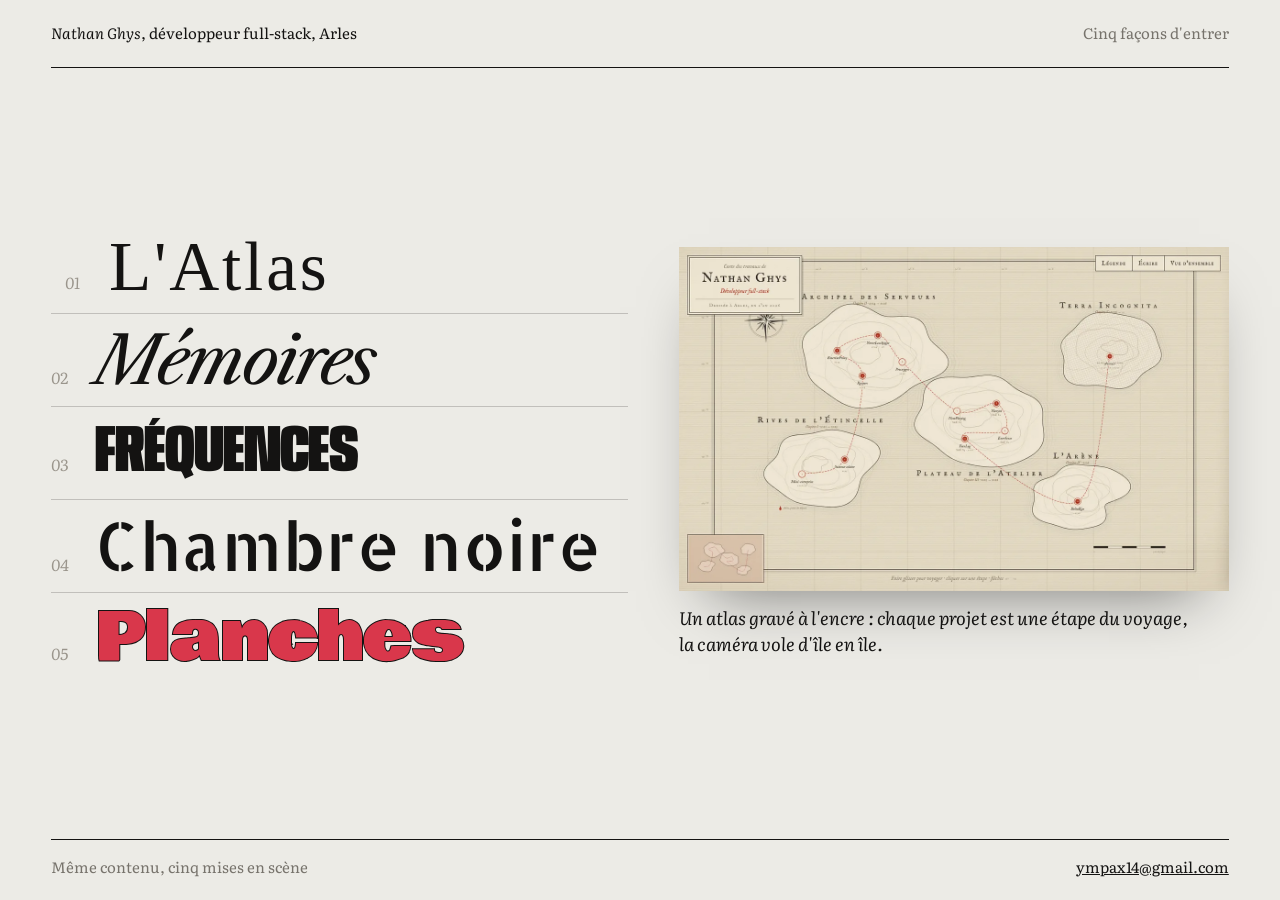
<file: index.html>
<!doctype html>
<html lang="fr">
<head>
<meta charset="utf-8">
<meta name="viewport" content="width=device-width, initial-scale=1">
<title>Nathan Ghys · Sommaire</title>
<meta name="description" content="Cinq façons de découvrir les projets de Nathan Ghys, développeur full-stack.">
<link rel="preconnect" href="https://fonts.googleapis.com">
<link rel="preconnect" href="https://fonts.gstatic.com" crossorigin>
<link rel="stylesheet" href="https://fonts.googleapis.com/css2?family=IM+Fell+English+SC&family=Libre+Caslon+Text:ital@0;1&family=Anybody:wdth,wght@50..150,800..900&family=Allerta+Stencil&family=Bowlby+One&family=Literata:ital,opsz@0,7..72;1,7..72&display=swap">
<link rel="stylesheet" href="shared/home.css">
</head>
<body>
<header class="top">
  <p><b>Nathan Ghys</b>, développeur full-stack, Arles</p>
  <p class="r">Cinq façons d'entrer</p>
</header>
<main class="home">
  <ol class="list" id="list">
    <li><a href="templates/overworld/index.html" data-pv="assets/previews/atlas.webp" data-d="Un atlas gravé à l'encre : chaque projet est une étape du voyage, la caméra vole d'île en île.">
      <span class="n">01</span><span class="t t1">L'Atlas</span></a></li>
    <li><a href="templates/memoires/index.html" data-pv="assets/previews/mem.webp" data-d="Une bobine de souvenirs : après l'amorce 3-2-1, on avance en profondeur, photogramme après photogramme.">
      <span class="n">02</span><span class="t t2"><i>Mémoires</i></span></a></li>
    <li><a href="templates/frequences/index.html" data-pv="assets/previews/freq.webp" data-d="Un poste de radio : tournez le bouton, le bruit laisse place à l'émission, et chaque station envoie sa carte QSL.">
      <span class="n">03</span><span class="t t3">Fréquences</span></a></li>
    <li><a href="templates/chambre-noire/index.html" data-pv="assets/previews/cn.webp" data-d="Une chambre noire : sous la lampe rouge, les projets ne s'affichent pas, ils se révèlent dans le bac.">
      <span class="n">04</span><span class="t t4">Chambre noire</span></a></li>
    <li><a href="templates/planches/index.html" data-pv="assets/previews/pl.webp" data-d="Une bande dessinée animée : la caméra passe de case en case, avec bulles, onomatopées et notes de l'éditeur.">
      <span class="n">05</span><span class="t t5">Planches</span></a></li>
  </ol>
  <figure class="pv"><img id="pv" src="assets/previews/atlas.webp" alt=""><figcaption id="pvd"></figcaption></figure>
</main>
<footer class="foot"><span>Même contenu, cinq mises en scène</span><a href="mailto:ympax14@gmail.com">ympax14@gmail.com</a></footer>
<script src="shared/home.js"></script>
</body>
</html>
</file>
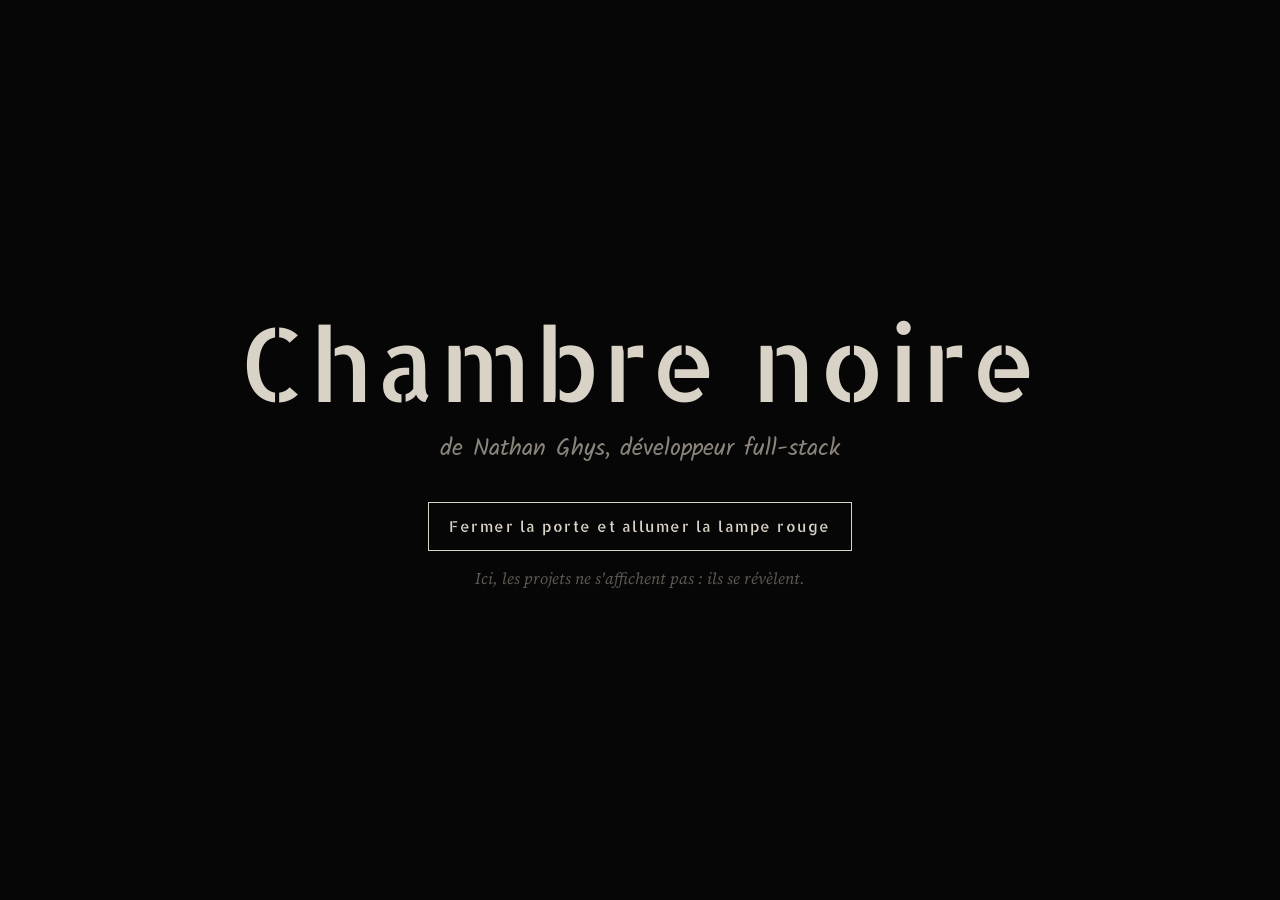
<file: templates/chambre-noire/index.html>
<!doctype html>
<html lang="fr">
<head>
<meta charset="utf-8">
<meta name="viewport" content="width=device-width, initial-scale=1">
<title>Nathan Ghys · Chambre noire</title>
<meta name="description" content="Portfolio de Nathan Ghys, développeur full-stack : chaque projet est un tirage à révéler en chambre noire.">
<link rel="preconnect" href="https://fonts.googleapis.com">
<link rel="preconnect" href="https://fonts.gstatic.com" crossorigin>
<link rel="stylesheet" href="https://fonts.googleapis.com/css2?family=Allerta+Stencil&family=Kalam:wght@300;400;700&family=Source+Serif+4:ital,opsz,wght@0,8..60,400;0,8..60,600;1,8..60,400&display=swap">
<link rel="stylesheet" href="style.css">
</head>
<body>
<svg width="0" height="0" style="position:absolute" aria-hidden="true">
  <filter id="ripple"><feTurbulence id="turb" type="fractalNoise" baseFrequency=".012 .03" numOctaves="2" seed="3"/><feDisplacementMap in="SourceGraphic" scale="14"/></filter>
</svg>

<main class="room" id="room">
  <section class="line" aria-label="Tirages déjà révélés">
    <svg class="wire" viewBox="0 0 1000 60" preserveAspectRatio="none"><path d="M0 8 Q500 58 1000 8" fill="none" stroke="#bfb6a8" stroke-width="1.6"/></svg>
    <div class="hung" id="hung"></div>
  </section>

  <section class="sheet" aria-label="Planche contact">
    <header><h2>Planche contact</h2><p>Choisir un négatif</p></header>
    <div class="negs" id="negs"></div>
  </section>

  <section class="bench" aria-label="Bacs de développement">
    <div class="tray" data-step="0"><span class="lbl">1 · Révélateur</span><div class="bath"><div class="paper" id="paper"><img id="print" alt=""></div></div><span class="timer" id="timer">—</span></div>
    <div class="tray" data-step="1"><span class="lbl">2 · Arrêt</span><div class="bath"></div></div>
    <div class="tray" data-step="2"><span class="lbl">3 · Fixateur</span><div class="bath"></div></div>
    <p class="howto" id="howto">Cliquez sur un négatif : il se révèle dans le bac. Maintenez la souris sur le bac pour l'agiter et accélérer.</p>
  </section>

  <nav class="desk">
    <button id="notebook">Carnet de labo</button>
    <button id="order">Commander un tirage</button>
    <button id="lightBtn" aria-pressed="false">Allumer la lumière</button>
  </nav>
  <p class="sign" id="sign"></p>
</main>

<div class="safelight" id="safelight" aria-hidden="true"></div>

<section class="view" id="view" aria-live="polite"></section>
<section class="book" id="book" role="dialog" aria-label="Carnet de labo"></section>

<div class="door" id="door">
  <p class="d1">Chambre noire</p>
  <p class="d2" id="doorWho"></p>
  <button id="doorBtn">Fermer la porte et allumer la lampe rouge</button>
  <p class="d3">Ici, les projets ne s'affichent pas : ils se révèlent.</p>
</div>

<script src="../../shared/data.js"></script>
<script src="../../shared/utils.js"></script>
<script src="lab.js"></script>
<script src="app.js"></script>
</body>
</html>
</file>
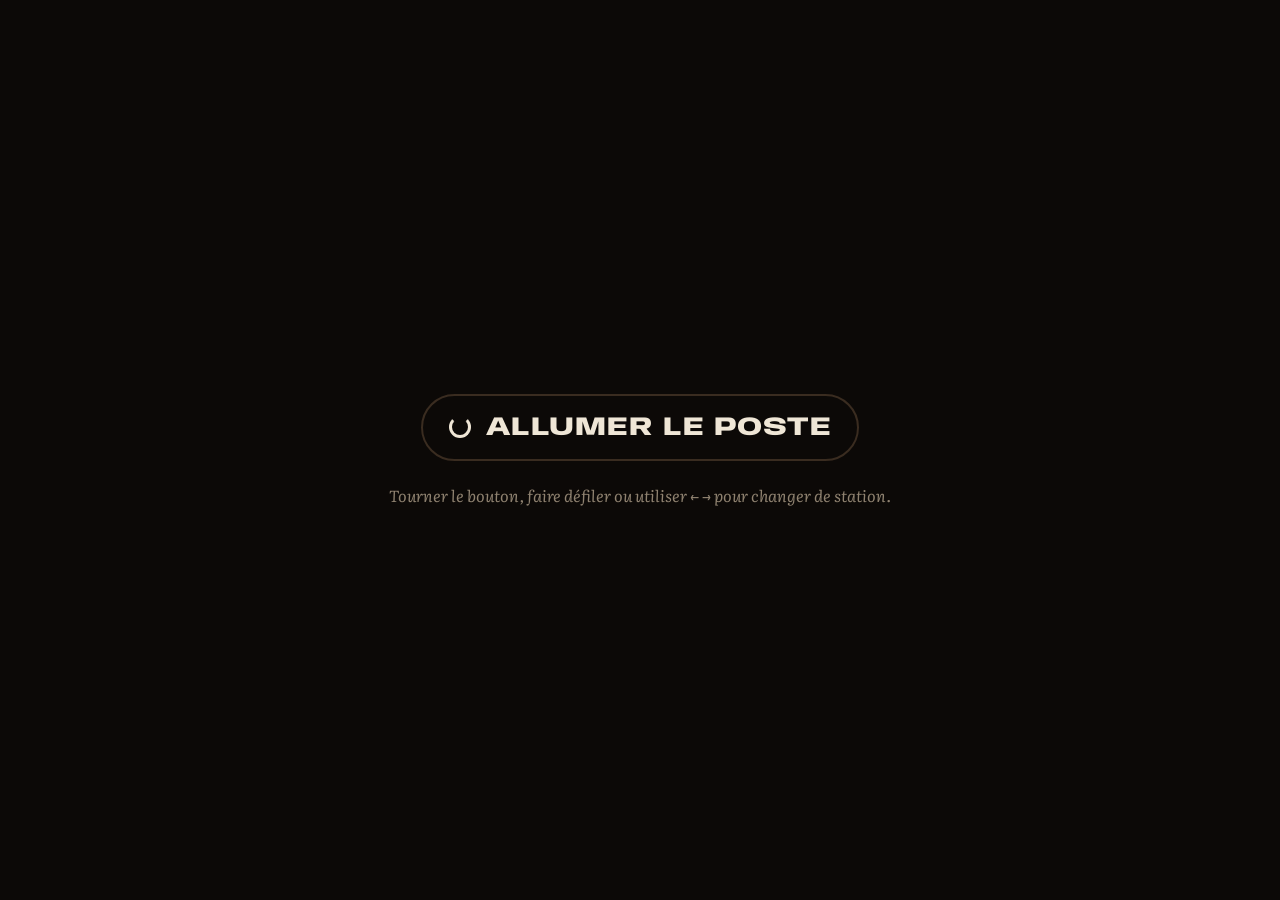
<file: templates/frequences/index.html>
<!doctype html>
<html lang="fr">
<head>
<meta charset="utf-8">
<meta name="viewport" content="width=device-width, initial-scale=1">
<title>Nathan Ghys · Fréquences</title>
<meta name="description" content="Portfolio de Nathan Ghys, développeur full-stack : un poste de radio dont chaque station diffuse un projet.">
<link rel="preconnect" href="https://fonts.googleapis.com">
<link rel="preconnect" href="https://fonts.gstatic.com" crossorigin>
<link rel="stylesheet" href="https://fonts.googleapis.com/css2?family=Anybody:wdth,wght@50..150,300..900&family=Literata:ital,opsz,wght@0,7..72,400;0,7..72,500;1,7..72,400&display=swap">
<link rel="stylesheet" href="style.css">
</head>
<body>
<main class="set" id="set">
  <header class="brand">
    <p class="maker"><b id="maker"></b> · récepteur de projets</p>
    <div class="lamps"><span class="lamp" id="lampLock">Calé</span><span class="lamp" id="lampOn">Sous tension</span></div>
  </header>

  <section class="dial" id="dial" aria-label="Cadran de fréquences">
    <div class="glass">
      <div class="scale" id="scale"></div>
      <div class="needle" id="needle"><i></i></div>
    </div>
  </section>

  <section class="readout">
    <div class="freq"><span id="mhz">88.0</span><small>MHz</small></div>
    <div class="meter" id="meter" aria-hidden="true"></div>
    <canvas id="scope" aria-hidden="true"></canvas>
    <div class="controls">
      <button id="prev" aria-label="Station précédente">◂</button>
      <div class="knob" id="knob" role="slider" tabindex="0" aria-label="Bouton d'accord" aria-valuemin="87.5" aria-valuemax="108"><i></i></div>
      <button id="next" aria-label="Station suivante">▸</button>
      <button id="sound" class="sound" aria-pressed="false">Son coupé</button>
    </div>
  </section>

  <section class="air" id="air" aria-live="polite">
    <div class="broadcast" id="broadcast"></div>
    <div class="qsl-wrap"><article class="qsl" id="qsl"></article></div>
    <canvas id="static" aria-hidden="true"></canvas>
  </section>
</main>

<div class="power" id="power">
  <button id="powerBtn"><span class="ring"></span>Allumer le poste</button>
  <p>Tourner le bouton, faire défiler ou utiliser ← → pour changer de station.</p>
</div>

<script src="../../shared/data.js"></script>
<script src="../../shared/utils.js"></script>
<script src="signal.js"></script>
<script src="dial.js"></script>
<script src="app.js"></script>
</body>
</html>
</file>
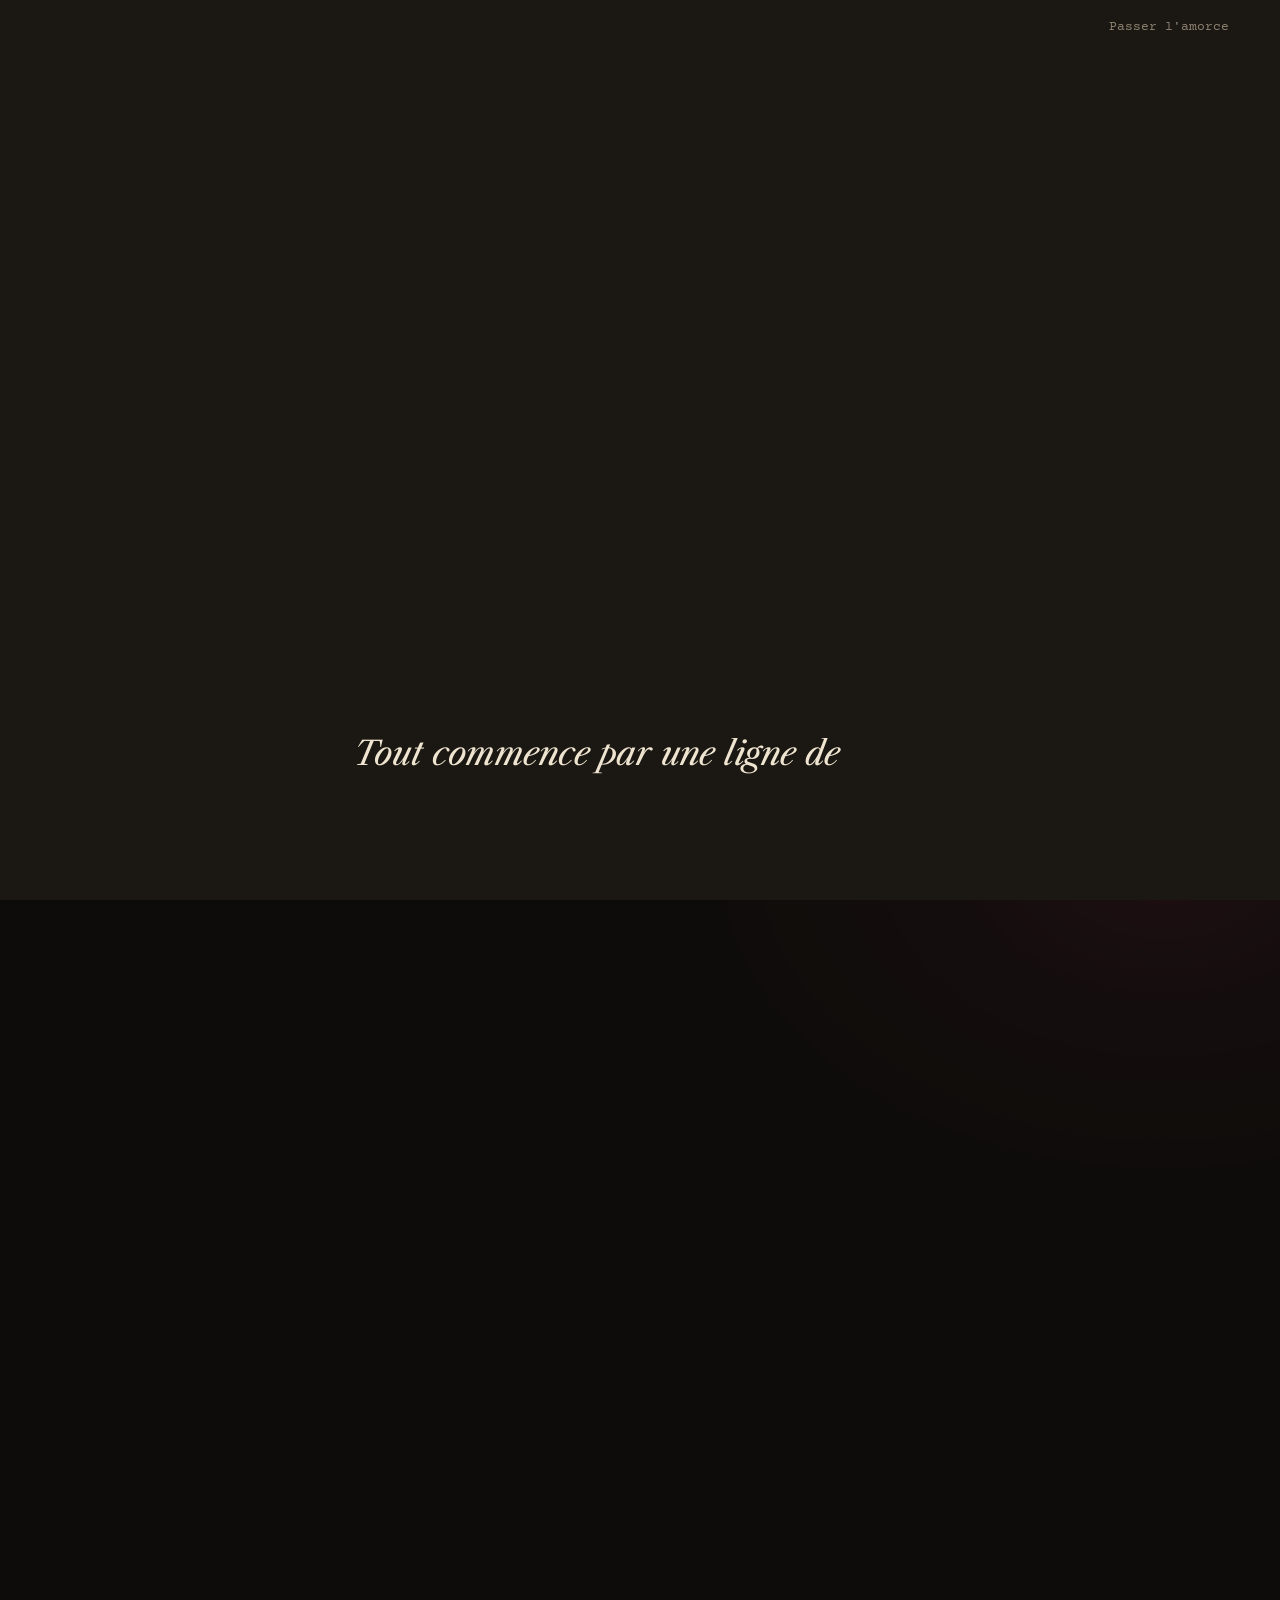
<file: templates/memoires/index.html>
<!doctype html>
<html lang="fr">
<head>
<meta charset="utf-8">
<meta name="viewport" content="width=device-width, initial-scale=1">
<title>Nathan Ghys · Mémoires</title>
<meta name="description" content="Portfolio de Nathan Ghys, développeur full-stack : une bobine de souvenirs que l'on traverse en profondeur.">
<link rel="preconnect" href="https://fonts.googleapis.com">
<link rel="preconnect" href="https://fonts.gstatic.com" crossorigin>
<link rel="stylesheet" href="https://fonts.googleapis.com/css2?family=Libre+Caslon+Text:ital,wght@0,400;0,700;1,400&family=Nanum+Pen+Script&family=Courier+Prime&display=swap">
<link rel="stylesheet" href="style.css">
</head>
<body>
<canvas id="dust"></canvas>
<div class="stage"><div class="world" id="world"></div></div>
<div class="leak l1"></div><div class="leak l2"></div>
<div class="flicker"></div>

<header class="reel"><span id="reelName"></span><span id="timer">Bobine 1 · 00:00</span></header>
<nav class="strip" id="strip" aria-label="Souvenirs"></nav>
<section class="narr" id="narr" aria-live="polite"></section>
<p class="hint" id="hint">Faire défiler pour avancer dans la bobine</p>

<div class="leader" id="leader">
  <div class="dial"><i class="sweep"></i><b id="count">3</b></div>
  <p id="leaderLine"></p>
  <button id="skip">Passer l'amorce</button>
</div>
<div id="track"></div>

<script src="../../shared/data.js"></script>
<script src="../../shared/utils.js"></script>
<script src="tunnel.js"></script>
<script src="app.js"></script>
</body>
</html>
</file>
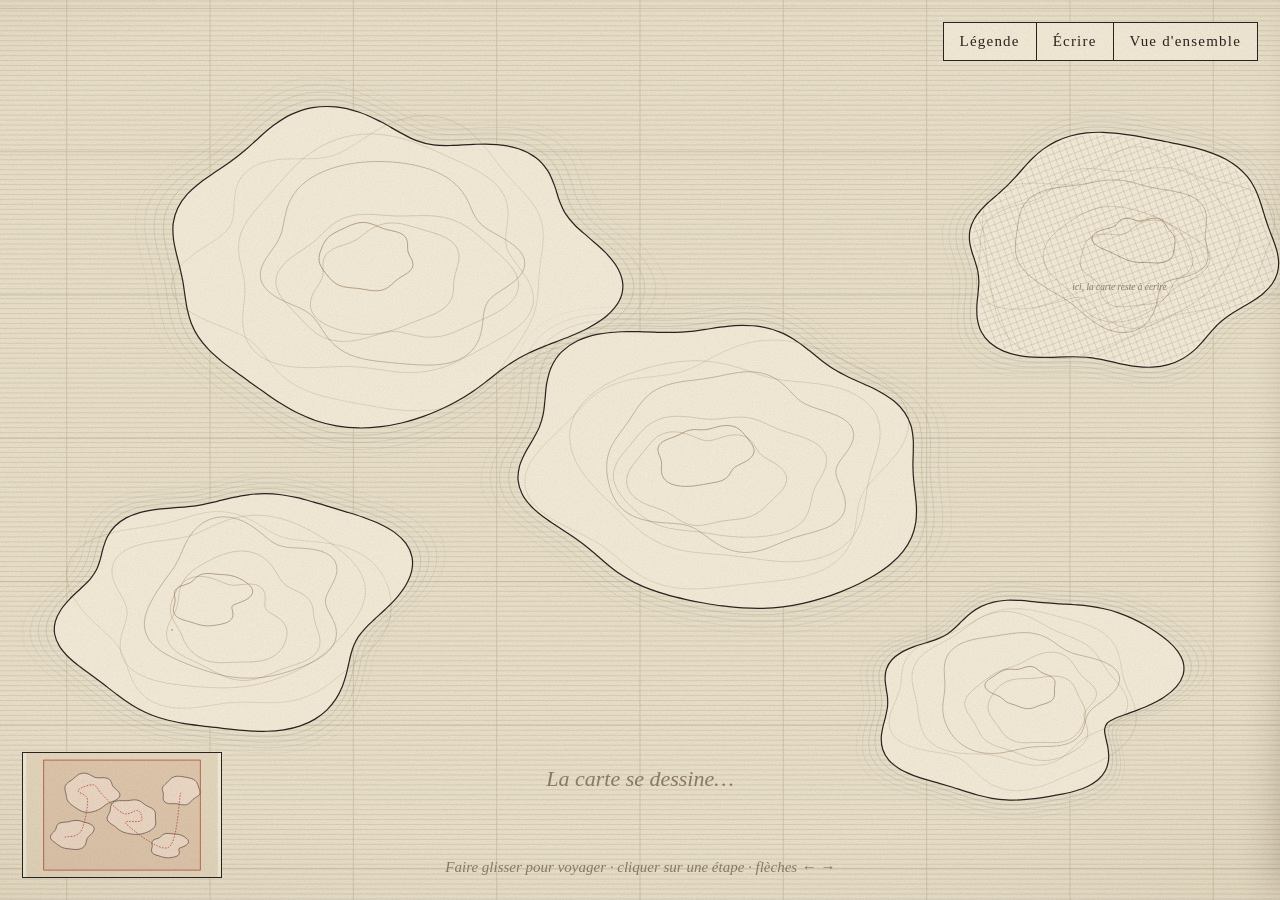
<file: templates/overworld/index.html>
<!doctype html>
<html lang="fr">
<head>
<meta charset="utf-8">
<meta name="viewport" content="width=device-width, initial-scale=1">
<title>Nathan Ghys · Atlas</title>
<meta name="description" content="Portfolio de Nathan Ghys, développeur full-stack : un atlas gravé où chaque projet est une étape du voyage.">
<link rel="preconnect" href="https://fonts.googleapis.com">
<link rel="preconnect" href="https://fonts.gstatic.com" crossorigin>
<link rel="stylesheet" href="https://fonts.googleapis.com/css2?family=IM+Fell+English+SC&family=IM+Fell+English:ital@0;1&family=Spectral:ital,wght@0,400;0,500;1,400&display=swap">
<link rel="stylesheet" href="style.css">
</head>
<body>
<svg id="world" aria-label="Carte des projets">
  <defs>
    <pattern id="sea" width="9" height="9" patternUnits="userSpaceOnUse"><path d="M0 4.5 H9" stroke="#a9b2a6" stroke-width=".7"/></pattern>
    <pattern id="hatch" width="10" height="10" patternUnits="userSpaceOnUse" patternTransform="rotate(35)"><path d="M0 0 V10" stroke="#5b4a3a" stroke-width="1.1"/></pattern>
    <pattern id="cross" width="12" height="12" patternUnits="userSpaceOnUse" patternTransform="rotate(-20)"><path d="M0 0 V12 M0 0 H12" stroke="#5b4a3a" stroke-width=".9"/></pattern>
  </defs>
  <g id="cam"></g>
</svg>

<header class="cartouche" id="cartouche">
  <p class="c-top">Carte des travaux de</p>
  <h1 id="cName"></h1>
  <p class="c-role" id="cRole"></p>
  <p class="c-scale">Dressée à Arles, en l'an 2026</p>
</header>

<nav class="tools" aria-label="Outils de la carte">
  <button data-ov="legend">Légende</button>
  <button data-ov="letter">Écrire</button>
  <button id="recenter">Vue d'ensemble</button>
</nav>

<div class="mini" id="mini" aria-hidden="true"></div>
<p class="howto">Faire glisser pour voyager · cliquer sur une étape · flèches ← →</p>

<aside class="sheet" id="sheet" aria-live="polite"></aside>

<div class="ov" id="legend" role="dialog" aria-label="Légende des compétences">
  <div class="ov-box"><button class="ov-x" aria-label="Fermer">×</button>
    <h2>Légende</h2><p class="ov-sub">Les instruments emportés pendant le voyage</p>
    <div id="legendBody" class="legend-grid"></div>
  </div>
</div>
<div class="ov" id="letter" role="dialog" aria-label="Contact">
  <div class="ov-box letter-box"><button class="ov-x" aria-label="Fermer">×</button>
    <p class="l-date">Arles, le <span id="lDate"></span></p>
    <p class="l-body" id="lBody"></p>
    <div class="l-links" id="lLinks"></div>
    <a class="seal" id="seal" aria-label="Envoyer un e-mail">NG</a>
  </div>
</div>

<div class="draft" id="draft"><p>La carte se dessine…</p></div>

<script src="../../shared/data.js"></script>
<script src="../../shared/utils.js"></script>
<script src="world.js"></script>
<script src="camera.js"></script>
<script src="app.js"></script>
</body>
</html>
</file>
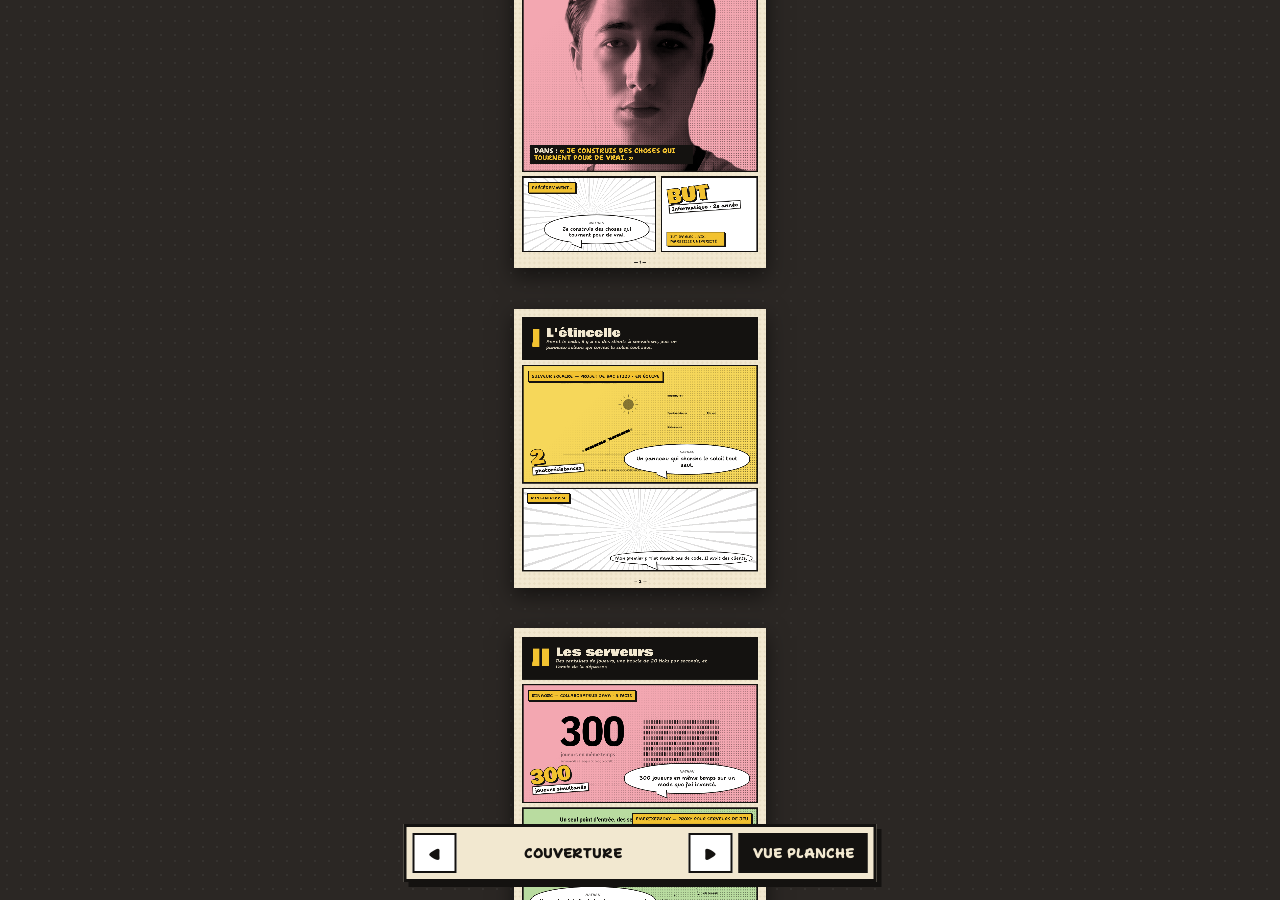
<file: templates/planches/index.html>
<!doctype html>
<html lang="fr">
<head>
<meta charset="utf-8">
<meta name="viewport" content="width=device-width, initial-scale=1">
<title>Nathan Ghys · Planches</title>
<meta name="description" content="Portfolio de Nathan Ghys, développeur full-stack : une bande dessinée animée, case après case.">
<link rel="preconnect" href="https://fonts.googleapis.com">
<link rel="preconnect" href="https://fonts.gstatic.com" crossorigin>
<link rel="stylesheet" href="https://fonts.googleapis.com/css2?family=Bowlby+One&family=Shantell+Sans:ital,wght@0,400;0,600;0,800;1,400;1,600&display=swap">
<link rel="stylesheet" href="style.css">
</head>
<body>
<div class="viewport" id="viewport"><div class="comic" id="comic"></div></div>

<aside class="note" id="note" aria-live="polite"></aside>

<nav class="bar" aria-label="Lecture">
  <button id="prev" aria-label="Case précédente">◂</button>
  <span class="pos" id="pos">Couverture</span>
  <button id="next" aria-label="Case suivante">▸</button>
  <button id="page" class="page">Vue planche</button>
</nav>

<script src="../../shared/data.js"></script>
<script src="../../shared/utils.js"></script>
<script src="layout.js"></script>
<script src="camera.js"></script>
<script src="app.js"></script>
</body>
</html>
</file>
<file: shared/home.css>
/* Sommaire : une page de magazine, chaque titre dans la typographie de son template. */
* { box-sizing: border-box; margin: 0; padding: 0; }
html, body { min-height: 100%; }
body { background: #ecebe6; color: #141312; font: 400 16px/1.5 "Literata", Georgia, serif; -webkit-font-smoothing: antialiased; display: flex; flex-direction: column; min-height: 100vh; }
a { color: inherit; }
.top, .foot { display: flex; justify-content: space-between; gap: 20px; padding: 22px clamp(18px, 4vw, 56px); font-size: 15px; }
.top b { font-weight: 400; font-style: italic; }
.top .r, .foot span { color: #77736c; }
.foot { border-top: 1px solid #141312; margin: 0 clamp(18px, 4vw, 56px); padding: 16px 0 22px; }
.home { flex: 1; display: grid; grid-template-columns: minmax(0, 1.05fr) minmax(0, 1fr); gap: clamp(20px, 4vw, 70px); align-items: center; padding: 0 clamp(18px, 4vw, 56px); border-top: 1px solid #141312; margin: 0 clamp(18px, 4vw, 56px); padding: 2vh 0; }
.list { list-style: none; }
.list li { border-bottom: 1px solid rgba(20, 19, 18, .2); }
.list li:last-child { border-bottom: 0; }
.list a { display: flex; align-items: baseline; gap: clamp(14px, 2vw, 30px); padding: clamp(6px, 1.4vh, 14px) 0; text-decoration: none; transition: padding .4s cubic-bezier(.2, .9, .2, 1), color .3s; }
.list .n { font: italic 400 16px "Literata", serif; color: #9a958c; width: 2ch; }
.list .t { font-size: clamp(44px, 7.4vh, 92px); line-height: 1; transition: transform .5s cubic-bezier(.2, .9, .2, 1); transform-origin: left center; }
.t1 { font-family: "IM Fell English SC", serif; letter-spacing: .04em; }
.t2 { font-family: "Libre Caslon Text", serif; letter-spacing: -.03em; }
.t3 { font-family: "Anybody", sans-serif; font-weight: 900; font-stretch: 60%; text-transform: uppercase; letter-spacing: -.01em; transition: font-stretch .5s, transform .5s !important; }
.t4 { font-family: "Allerta Stencil", sans-serif; letter-spacing: .02em; }
.t5 { font-family: "Bowlby One", sans-serif; color: #d9374b; -webkit-text-stroke: 2px #141312; paint-order: stroke fill; }
.list a:hover, .list a:focus-visible, .list a.on { padding-left: 14px; outline: none; }
.list a:hover .t, .list a:focus-visible .t, .list a.on .t { transform: scale(1.04); }
.list a.on .t3, .list a:hover .t3 { font-stretch: 130%; }
.list a.on .t4 { color: #c01e0e; }
.pv { position: relative; align-self: center; }
.pv img { width: 100%; display: block; aspect-ratio: 16/10; object-fit: cover; box-shadow: 0 30px 60px -30px rgba(0, 0, 0, .5); transition: opacity .35s, transform .6s cubic-bezier(.2, .9, .2, 1); }
.pv img.swap { opacity: 0; transform: translateY(8px); }
.pv figcaption { margin-top: 14px; font: italic 400 18px/1.45 "Literata", serif; max-width: 52ch; min-height: 3em; }
.leave { position: fixed; inset: 0; background: #141312; transform: scaleY(0); transform-origin: bottom; transition: transform .6s cubic-bezier(.7, 0, .2, 1); z-index: 9; }
.leave.on { transform: scaleY(1); }
@media (max-width: 860px) {
  .home { grid-template-columns: 1fr; }
  .pv { order: -1; }
  .list .t { font-size: 48px; }
}
@media (prefers-reduced-motion: reduce) { .list a, .list .t, .pv img, .leave { transition: none; } }
</file>
<file: templates/chambre-noire/style.css>
/* Chambre noire : tout est conçu en neutre, puis teinté par la lampe inactinique (calque en multiply). */
:root {
  --table: #2a2826;
  --table-2: #3a3734;
  --paper: #f3efe6;
  --ink: #e9e3d8;
  --dim: #8a847b;
  --red: #ff2d16;
  --stencil: "Allerta Stencil", sans-serif;
  --hand: "Kalam", cursive;
  --serif: "Source Serif 4", Georgia, serif;
}
* { box-sizing: border-box; margin: 0; padding: 0; }
html, body { height: 100%; }
body { background: #0b0b0b; color: var(--ink); font: 400 16px/1.55 var(--serif); -webkit-font-smoothing: antialiased; overflow: hidden; }
button { font: inherit; color: inherit; background: none; border: 0; cursor: pointer; }
a { color: inherit; }

.room, .door { -webkit-user-select: none; user-select: none; }
.room {
  position: fixed; inset: 0; display: grid; grid-template-columns: 1fr 1.35fr; grid-template-rows: 30vh 1fr auto; gap: 0 4vw; padding: 0 4vw 2.5vh;
  background:
    radial-gradient(70% 60% at 60% 55%, var(--table-2), var(--table) 75%),
    url("data:image/svg+xml,%3Csvg xmlns='http://www.w3.org/2000/svg' width='240' height='240'%3E%3Cfilter id='n'%3E%3CfeTurbulence type='fractalNoise' baseFrequency='.9' numOctaves='3'/%3E%3CfeColorMatrix values='0 0 0 0 .5 0 0 0 0 .5 0 0 0 0 .5 0 0 0 .18 0'/%3E%3C/filter%3E%3Crect width='100%25' height='100%25' filter='url(%23n)'/%3E%3C/svg%3E");
}
/* lampe rouge : colore toute la pièce, sauf quand la lumière blanche est allumée */
.safelight { position: fixed; inset: 0; z-index: 30; pointer-events: none; background: radial-gradient(110% 90% at 50% 0%, #ff8a70, #e2341c 50%, #7a0e06 100%); mix-blend-mode: multiply; opacity: 1; transition: opacity .25s; }
body.white .safelight { opacity: 0; }
body.white .room { filter: brightness(1.08); }
body.flicker .safelight { animation: tube .7s steps(1) 1; }
@keyframes tube { 0% { opacity: 1; } 15% { opacity: .2; } 30% { opacity: .9; } 45% { opacity: 0; } 60% { opacity: .6; } 100% { opacity: 0; } }

/* Fil à linge */
.line { grid-column: 1 / -1; position: relative; }
.wire { position: absolute; left: -4vw; right: -4vw; top: 22px; width: calc(100% + 8vw); height: 60px; }
.hung { position: absolute; inset: 22px 0 0; }
.hung .print { position: absolute; top: 0; width: clamp(90px, 9vw, 140px); transform-origin: 50% 0; animation: sway 4s ease-in-out infinite alternate; cursor: zoom-in; background: var(--paper); padding: 6px 6px 18px; box-shadow: 0 12px 20px rgba(0, 0, 0, .5); }
.hung .print img, .hung .print .blank { display: block; width: 100%; aspect-ratio: 4/3; object-fit: cover; }
.hung .print .blank { background: #2a2826; display: grid; place-items: center; font: 400 15px/1.1 var(--hand); color: var(--paper); text-align: center; padding: 4px; }
.hung .print span { position: absolute; left: 6px; right: 6px; bottom: 2px; font: 400 12px/1.2 var(--hand); color: #3a3530; white-space: nowrap; overflow: hidden; text-overflow: ellipsis; }
.hung .print::before { content: ""; position: absolute; top: -18px; left: 50%; width: 10px; height: 30px; margin-left: -5px; background: linear-gradient(90deg, #8a6a46, #b48e62 50%, #8a6a46); border-radius: 2px; }
.hung .print:hover { z-index: 2; }
.hung .print.fresh { animation: hang 1.2s cubic-bezier(.2, .9, .2, 1) both, sway 4s ease-in-out 1.2s infinite alternate; }
@keyframes sway { from { transform: rotate(-2.5deg); } to { transform: rotate(2.5deg); } }
@keyframes hang { from { transform: translateY(40vh) rotate(18deg) scale(1.6); opacity: 0; } }

/* Planche contact */
.sheet { align-self: start; background: #e9e4da; color: #1c1a18; padding: 16px 16px 18px; box-shadow: 0 30px 50px rgba(0, 0, 0, .55); transform: rotate(-1.4deg); max-height: 62vh; overflow: auto; scrollbar-width: none; }
.sheet::-webkit-scrollbar { display: none; }
.sheet header { display: flex; justify-content: space-between; align-items: baseline; margin-bottom: 12px; }
.sheet h2 { font: 400 20px var(--stencil); letter-spacing: .06em; }
.sheet header p { font: 400 17px var(--hand); color: #5a554d; }
.negs { display: grid; grid-template-columns: repeat(3, 1fr); gap: 0; background: #1a1612; padding: 18px 8px; position: relative; }
.negs::before, .negs::after { content: ""; position: absolute; left: 6px; right: 6px; height: 8px; background: repeating-linear-gradient(90deg, transparent 0 6px, #e9e4da 6px 14px, transparent 14px 20px); opacity: .7; }
.negs::before { top: 5px; } .negs::after { bottom: 5px; }
.neg { position: relative; padding: 5px; cursor: pointer; transition: transform .25s; }
.neg:hover, .neg:focus-visible { transform: scale(1.06); z-index: 2; outline: none; }
.neg .im { aspect-ratio: 4/3; overflow: hidden; background: #c47a3c; }
.neg img { width: 100%; height: 100%; object-fit: cover; display: block; filter: invert(1) sepia(.7) saturate(2.2) hue-rotate(-12deg) brightness(.9); mix-blend-mode: normal; }
.neg .blankneg { width: 100%; height: 100%; display: grid; place-items: center; font: 400 13px/1.1 var(--hand); color: #2a1406; text-align: center; padding: 4px; background: #d58a4a; }
.neg small { display: flex; justify-content: space-between; margin-top: 3px; font: 400 10px var(--stencil); color: #e09a5a; letter-spacing: .04em; }
.neg.used { opacity: .4; }
.neg.used::after { content: "✓"; position: absolute; top: 4px; right: 8px; font: 700 18px var(--hand); color: #f3efe6; }

/* Bacs */
.bench { align-self: start; display: grid; grid-template-columns: 1.5fr 1fr 1fr; gap: 1.6vw; align-items: end; }
.tray { position: relative; }
.tray .lbl { display: block; font: 400 15px var(--stencil); letter-spacing: .08em; color: var(--ink); margin-bottom: 8px; }
.bath { position: relative; aspect-ratio: 4/3.2; border-radius: 10px; background: linear-gradient(160deg, #6a6662, #3e3b38); box-shadow: inset 0 0 0 6px #2d2b29, inset 0 0 0 7px #121110, 0 18px 30px rgba(0, 0, 0, .5); overflow: hidden; }
.bath::after { content: ""; position: absolute; inset: 7px; border-radius: 5px; background: linear-gradient(140deg, rgba(255, 255, 255, .1), transparent 40%, rgba(255, 255, 255, .05) 70%, transparent); pointer-events: none; }
.tray[data-step="0"] .bath { cursor: grab; }
.tray.active .bath { box-shadow: inset 0 0 0 6px #2d2b29, inset 0 0 0 7px #121110, 0 0 0 2px var(--ink), 0 18px 30px rgba(0, 0, 0, .5); }
.paper { position: absolute; inset: 12% 10%; background: var(--paper); padding: 4%; box-shadow: 0 4px 10px rgba(0, 0, 0, .4); opacity: 0; transform: translateY(-30px) rotate(-3deg); transition: opacity .5s, transform .8s cubic-bezier(.2, .9, .2, 1); filter: url(#ripple); }
.paper.in { opacity: 1; transform: rotate(-2deg); }
.paper img { width: 100%; height: 100%; object-fit: cover; display: block; filter: brightness(var(--b, 4)) contrast(var(--c, .1)) grayscale(1); }
.timer { position: absolute; right: 8px; bottom: 8px; font: 700 20px var(--hand); color: var(--paper); text-shadow: 0 1px 4px #000; }
.howto { grid-column: 1 / -1; margin-top: 14px; font: 400 19px/1.35 var(--hand); color: #f3efe6; max-width: 60ch; }

.desk { grid-column: 1 / -1; display: flex; gap: 10px; justify-content: flex-end; align-items: center; }
.desk button { font: 400 14px var(--stencil); letter-spacing: .08em; padding: 10px 14px; border: 1px solid #8a847b; color: #f3efe6; border-radius: 3px; transition: all .2s; }
.desk button:hover, .desk button:focus-visible { border-color: var(--ink); background: rgba(255, 255, 255, .05); }
#lightBtn { border-color: var(--ink); }
.sign { position: fixed; z-index: 5; left: 4vw; bottom: 2.6vh; font: 400 18px var(--hand); color: #f3efe6; }

/* Tirage sous lumière blanche */
.view { position: fixed; inset: 0; z-index: 40; display: grid; grid-template-columns: minmax(0, 1.2fr) minmax(0, 1fr); gap: 4vw; align-items: center; padding: 6vh 6vw; background: rgba(12, 11, 10, .6); backdrop-filter: blur(3px); opacity: 0; pointer-events: none; transition: opacity .5s; }
.view.open { opacity: 1; pointer-events: auto; }
.view .big { background: var(--paper); padding: 2.2% 2.2% 7%; box-shadow: 0 40px 80px rgba(0, 0, 0, .6); transform: rotate(-1.5deg) scale(.96); transition: transform .8s cubic-bezier(.2, .9, .2, 1); position: relative; }
.view.open .big { transform: rotate(-1.2deg); }
.view .big img { width: 100%; display: block; aspect-ratio: 16/10; object-fit: cover; }
.view .big .blank { aspect-ratio: 16/10; background: #2a2826; display: grid; place-items: center; font: 700 clamp(36px, 4vw, 64px) var(--hand); color: var(--paper); }
.view .big figcaption { position: absolute; left: 3%; right: 3%; bottom: 1.6%; display: flex; justify-content: space-between; font: 400 clamp(16px, 1.3vw, 20px) var(--hand); color: #3a3530; }
.view .big .dots { display: flex; gap: 6px; } .view .big .dots button { width: 10px; height: 10px; border-radius: 50%; border: 1px solid #3a3530; } .view .big .dots button.on { background: #3a3530; }
.back { background: #f6f2ea; color: #23201c; padding: clamp(22px, 3vw, 40px); box-shadow: 0 30px 60px rgba(0, 0, 0, .5); transform: rotate(1.4deg); max-height: 84vh; overflow: auto; position: relative; }
.back::before { content: ""; position: absolute; top: -12px; left: 46%; width: 90px; height: 26px; background: rgba(240, 225, 170, .75); transform: rotate(-4deg); }
.back .ref { font: 400 14px var(--stencil); letter-spacing: .1em; color: #8a847b; }
.back h2 { font: 600 clamp(36px, 3.6vw, 56px)/1 var(--serif); letter-spacing: -.02em; margin: 8px 0 6px; }
.back .kind { font: italic 16px var(--serif); color: #6a645b; }
.back .hook { margin-top: 18px; font: 700 clamp(22px, 1.9vw, 28px)/1.25 var(--hand); color: #b3281a; transform: rotate(-1deg); }
.back .sum { margin-top: 14px; }
.back .nums { display: flex; flex-wrap: wrap; gap: 8px 28px; margin-top: 18px; padding: 12px 0; border-top: 1px dashed #b9b2a6; border-bottom: 1px dashed #b9b2a6; }
.back .nums div { display: grid; }
.back .nums b { font: 700 30px/1 var(--hand); }
.back .nums span { font: italic 13px var(--serif); color: #6a645b; }
.back ul { list-style: none; margin-top: 16px; display: grid; gap: 7px; }
.back li { padding-left: 22px; position: relative; font-size: 15px; }
.back li::before { content: "→"; position: absolute; left: 0; font-family: var(--hand); color: #b3281a; }
.back .kit { margin-top: 14px; font: 400 17px var(--hand); color: #4a453f; }
.back .acts { display: flex; gap: 10px; flex-wrap: wrap; margin-top: 20px; }
.back .acts button, .back .acts a { font: 400 13px var(--stencil); letter-spacing: .08em; padding: 10px 14px; border: 1px solid #23201c; text-decoration: none; }
.back .acts a { background: #23201c; color: #f6f2ea; }
.back .acts button:hover, .back .acts a:hover { background: #b3281a; border-color: #b3281a; color: #f6f2ea; }

/* Carnet de labo */
.book { position: fixed; z-index: 45; top: 50%; left: 50%; width: min(820px, 92vw); max-height: 86vh; overflow: auto; transform: translate(-50%, -46%) rotate(-1deg); opacity: 0; pointer-events: none; transition: all .5s cubic-bezier(.2, .9, .2, 1);
  background: #f4efe2 repeating-linear-gradient(transparent 0 31px, #c9d6e3 31px 32px); color: #23201c; padding: 40px 44px 36px 84px; box-shadow: 0 40px 80px rgba(0, 0, 0, .6); }
.book.open { opacity: 1; pointer-events: auto; transform: translate(-50%, -50%) rotate(-1deg); }
.book::before { content: ""; position: absolute; top: 0; bottom: 0; left: 60px; width: 2px; background: #e3a3a0; }
.book h2 { font: 700 38px/1 var(--hand); }
.book .sub { font: 400 18px/32px var(--hand); color: #6a645b; }
.book h3 { font: 400 15px/32px var(--stencil); letter-spacing: .08em; color: #b3281a; margin-top: 10px; }
.book p.items { font: 400 19px/32px var(--hand); }
.book .x { position: absolute; top: 14px; right: 18px; font: 700 26px var(--hand); }
.book .contact a { display: block; font: 700 22px/32px var(--hand); color: #1f4e8c; }

/* Porte */
.door { position: fixed; inset: 0; z-index: 60; background: #070606; display: grid; place-content: center; justify-items: center; gap: 16px; text-align: center; padding: 20px; transition: opacity 1.4s, visibility 1.4s; }
.door.gone { opacity: 0; visibility: hidden; }
.door .d1 { font: 400 clamp(46px, 8vw, 110px)/1 var(--stencil); letter-spacing: .04em; color: #d9d2c6; }
.door .d2 { font: 400 24px var(--hand); color: var(--dim); }
.door button { margin-top: 18px; font: 400 15px var(--stencil); letter-spacing: .1em; padding: 14px 20px; border: 1px solid #d9d2c6; color: #d9d2c6; transition: all .3s; }
.door button:hover, .door button:focus-visible { background: #b5180a; border-color: #ff4a2a; color: #fff; }
.door .d3 { font: italic 16px var(--serif); color: #5d5850; }

@media (max-width: 860px) {
  body { overflow: auto; }
  .room { position: relative; min-height: 100vh; grid-template-columns: 1fr; grid-template-rows: 150px auto auto auto; gap: 26px; padding: 0 18px 90px; }
  .safelight { position: fixed; }
  .negs { grid-template-columns: repeat(3, 1fr); }
  .sheet { max-height: none; transform: none; }
  .bench { grid-template-columns: 1.4fr 1fr 1fr; }
  .desk { position: fixed; left: 0; right: 0; bottom: 0; z-index: 35; justify-content: center; padding: 10px; background: #111; flex-wrap: wrap; }
  .view { grid-template-columns: 1fr; overflow: auto; align-content: start; padding: 18px; }
  .back { max-height: none; }
  .book { padding: 30px 22px 26px 50px; } .book::before { left: 34px; }
  .sign { display: none; }
}
@media (prefers-reduced-motion: reduce) { .hung .print { animation: none; } .paper { filter: none; } body.flicker .safelight { animation: none; } }
</file>
<file: templates/frequences/style.css>
/* Récepteur radio : châssis sombre, cadran rétroéclairé, aiguille rouge. */
:root {
  --chassis: #16110d;
  --chassis-2: #211912;
  --cream: #efe6d6;
  --dim: #8f8270;
  --glass-1: #f3dfa9;
  --glass-2: #e2b35f;
  --print: #3a2412;
  --red: #d2341f;
  --amber: #ffb547;
  --any: "Anybody", sans-serif;
  --lit: "Literata", Georgia, serif;
}
* { box-sizing: border-box; margin: 0; padding: 0; }
html, body { height: 100%; }
body {
  background: #0c0907; color: var(--cream); font: 400 16px/1.55 var(--lit); -webkit-font-smoothing: antialiased; overflow: hidden;
}
button { font: inherit; color: inherit; background: none; border: 0; cursor: pointer; }
a { color: inherit; }

.set {
  position: fixed; inset: 0; display: grid; grid-template-rows: auto auto auto 1fr; gap: 0;
  background:
    radial-gradient(140% 70% at 50% 0%, rgba(255, 181, 71, .07), transparent 60%),
    repeating-linear-gradient(90deg, rgba(255, 255, 255, .012) 0 2px, transparent 2px 5px),
    linear-gradient(var(--chassis-2), var(--chassis));
}
.brand, .dial, .readout, .power, .qsl { -webkit-user-select: none; user-select: none; }
.brand { display: flex; justify-content: space-between; align-items: center; padding: 18px clamp(18px, 4vw, 56px) 10px; }
.maker { font: 400 15px var(--any); font-stretch: 120%; letter-spacing: .02em; color: var(--dim); }
.maker b { color: var(--cream); font-weight: 800; font-stretch: 140%; }
.lamps { display: flex; gap: 18px; }
.lamp { display: flex; align-items: center; gap: 8px; font: 500 12px var(--any); font-stretch: 110%; text-transform: uppercase; letter-spacing: .08em; color: #5d5245; transition: color .3s; }
.lamp::before { content: ""; width: 9px; height: 9px; border-radius: 50%; background: #3b2d22; box-shadow: inset 0 1px 2px #000; transition: all .3s; }
.lamp.on { color: var(--cream); }
.lamp.on::before { background: var(--amber); box-shadow: 0 0 10px var(--amber), 0 0 2px #fff inset; }
#lampLock.on::before { background: #ff5a3a; box-shadow: 0 0 12px #ff5a3a; }

/* Cadran */
.dial { padding: 6px clamp(18px, 4vw, 56px) 0; }
.glass {
  position: relative; height: 150px; border-radius: 10px; overflow: hidden;
  background: linear-gradient(180deg, #2a1f16, #1a130d); box-shadow: inset 0 0 0 2px #0c0907, inset 0 3px 12px #000, 0 1px 0 rgba(255, 255, 255, .06);
  transition: background 1.2s;
}
body.on .glass { background: radial-gradient(120% 140% at 50% 120%, var(--glass-2), var(--glass-1) 70%); box-shadow: inset 0 0 0 2px #0c0907, inset 0 6px 20px rgba(80, 40, 0, .45), 0 0 60px rgba(255, 181, 71, .18); }
.glass::after { content: ""; position: absolute; inset: 0; background: linear-gradient(170deg, rgba(255, 255, 255, .35), transparent 35%); pointer-events: none; mix-blend-mode: soft-light; }
.scale { position: absolute; inset: 0; color: var(--print); opacity: .25; transition: opacity 1.2s; }
body.on .scale { opacity: 1; }
.scale .tick { position: absolute; bottom: 34px; width: 1px; background: currentColor; }
.scale .tick.major { width: 2px; }
.scale .num { position: absolute; bottom: 10px; transform: translateX(-50%); font: 700 15px var(--any); font-stretch: 70%; }
.scale .st { position: absolute; top: 14px; transform: translateX(-50%) rotate(-90deg) translateX(-100%); transform-origin: 0 0; white-space: nowrap; font: 600 12px/1 var(--any); font-stretch: 75%; text-transform: uppercase; letter-spacing: .04em; color: var(--print); cursor: pointer; padding: 2px 4px; opacity: .78; transition: opacity .2s, color .2s; }
.scale .st:hover, .scale .st.on { opacity: 1; color: var(--red); }
.scale .dot { position: absolute; bottom: 64px; width: 7px; height: 7px; margin-left: -3.5px; border-radius: 50%; background: var(--print); }
.needle { position: absolute; top: 0; bottom: 0; width: 0; left: 0; pointer-events: none; }
.needle i { position: absolute; top: 6px; bottom: 6px; left: -1.5px; width: 3px; background: var(--red); box-shadow: 0 0 10px rgba(210, 52, 31, .6); border-radius: 2px; }

/* Lecture, vumètre, oscilloscope, bouton */
.readout { display: grid; grid-template-columns: auto 160px 1fr auto; align-items: center; gap: clamp(14px, 2.4vw, 34px); padding: 18px clamp(18px, 4vw, 56px); }
.freq { display: flex; align-items: baseline; gap: 8px; min-width: 210px; }
.freq span { font: 800 64px/1 var(--any); font-stretch: 60%; font-variant-numeric: tabular-nums; letter-spacing: -.01em; color: var(--amber); text-shadow: 0 0 18px rgba(255, 181, 71, .45); }
.freq small { font: 600 16px var(--any); font-stretch: 120%; color: var(--dim); }
.meter { display: flex; gap: 4px; align-items: flex-end; height: 40px; }
.meter i { flex: 1; background: #2c2219; border-radius: 1px; transition: background .12s; }
.meter i.on { background: var(--amber); box-shadow: 0 0 6px rgba(255, 181, 71, .5); }
.meter i.on.hot { background: #ff5a3a; }
#scope { width: 100%; height: 64px; display: block; border-radius: 6px; background: #0e0a07; box-shadow: inset 0 0 0 1px #2a2018, inset 0 0 30px rgba(0, 0, 0, .8); }
.controls { display: flex; align-items: center; gap: 12px; }
.controls > button:not(.sound) { width: 40px; height: 40px; border-radius: 50%; background: #2a2018; box-shadow: inset 0 1px 0 rgba(255, 255, 255, .08), 0 2px 4px #000; font-size: 16px; }
.controls > button:not(.sound):hover { color: var(--amber); }
.knob { width: 84px; height: 84px; border-radius: 50%; cursor: grab; touch-action: none; outline: none;
  background: repeating-conic-gradient(from 0deg, #3a2c20 0 6deg, #2a2018 6deg 12deg), radial-gradient(#3a2c20, #1c1510);
  box-shadow: 0 6px 14px rgba(0, 0, 0, .7), inset 0 0 0 7px #241b14, inset 0 2px 0 9px rgba(255, 255, 255, .05); position: relative; }
.knob i { position: absolute; left: 50%; top: 10px; width: 4px; height: 18px; margin-left: -2px; border-radius: 2px; background: var(--amber); }
.knob:focus-visible { box-shadow: 0 0 0 3px var(--amber), 0 6px 14px rgba(0, 0, 0, .7); }
.sound { font: 600 12px var(--any); font-stretch: 110%; text-transform: uppercase; letter-spacing: .06em; padding: 9px 12px; border: 1px solid #3a2c20; border-radius: 999px; color: var(--dim); }
.sound[aria-pressed="true"] { color: var(--amber); border-color: var(--amber); }

/* Ondes : transcription + carte QSL */
.air { position: relative; display: grid; grid-template-columns: 1.15fr 1fr; gap: clamp(20px, 4vw, 70px); padding: 6px clamp(18px, 4vw, 56px) 26px; min-height: 0; overflow: hidden; border-top: 1px solid #2a2018; }
.air::before { content: ""; position: absolute; inset: 0; pointer-events: none; opacity: .5;
  background: radial-gradient(circle, #241a12 1.5px, transparent 2px) 0 0/12px 12px; mask: linear-gradient(90deg, transparent, #000 30%, #000 70%, transparent); }
#static { position: absolute; inset: 0; width: 100%; height: 100%; pointer-events: none; mix-blend-mode: screen; opacity: 0; }
.broadcast { position: relative; z-index: 1; overflow: auto; padding-top: 18px; scrollbar-width: none; }
.broadcast::-webkit-scrollbar { display: none; }
.call { display: flex; gap: 14px; align-items: baseline; font: 600 13px var(--any); font-stretch: 115%; text-transform: uppercase; letter-spacing: .08em; color: var(--dim); }
.call b { color: var(--red); font-weight: 800; }
.broadcast h1 { font: 900 clamp(56px, 7.6vw, 124px)/.86 var(--any); font-stretch: var(--wd, 80%); letter-spacing: -.02em; margin: 10px 0 14px; color: var(--cream); transition: font-stretch .25s; }
.hook { font: italic 400 clamp(20px, 1.9vw, 27px)/1.35 var(--lit); color: #f3d9a8; max-width: 30ch; }
.sum { margin-top: 14px; max-width: 58ch; color: #cfc3b0; }
.nums { display: flex; flex-wrap: wrap; gap: 10px 34px; margin-top: 20px; }
.nums div { display: grid; }
.nums b { font: 800 40px/1 var(--any); font-stretch: 65%; color: var(--amber); }
.nums span { font: 500 13px var(--any); font-stretch: 105%; color: var(--dim); }
.det { list-style: none; margin-top: 18px; display: grid; gap: 7px; max-width: 60ch; }
.det li { position: relative; padding-left: 26px; font-size: 14.5px; color: #bcae98; }
.det li::before { content: ""; position: absolute; left: 0; top: .72em; width: 14px; height: 2px; background: var(--red); }
.kit { margin-top: 16px; font: 600 13px var(--any); font-stretch: 90%; color: var(--dim); text-transform: uppercase; letter-spacing: .05em; }
.code { display: inline-block; margin-top: 14px; font: 700 14px var(--any); font-stretch: 120%; color: var(--amber); text-decoration: none; border-bottom: 2px solid currentColor; }
.code:hover { color: var(--cream); }
.skills { display: grid; grid-template-columns: repeat(auto-fill, minmax(220px, 1fr)); gap: 16px 28px; margin-top: 18px; }
.skills h3 { font: 800 15px var(--any); font-stretch: 120%; text-transform: uppercase; color: var(--amber); margin-bottom: 4px; }
.skills p { font-size: 14.5px; color: #cfc3b0; }
.contact { display: grid; gap: 10px; margin-top: 24px; max-width: 520px; }
.contact a { display: flex; justify-content: space-between; text-decoration: none; padding: 14px 18px; border: 1px solid #3a2c20; border-radius: 8px; font: 700 16px var(--any); font-stretch: 110%; transition: all .2s; }
.contact a span:last-child { font: 400 15px var(--lit); color: var(--dim); }
.contact a:hover { border-color: var(--amber); background: rgba(255, 181, 71, .06); }
.noise-msg { font: 800 clamp(60px, 9vw, 140px)/.9 var(--any); font-stretch: 150%; color: #3a2c20; letter-spacing: -.02em; }
.noise-msg small { display: block; font: italic 400 20px var(--lit); color: var(--dim); letter-spacing: 0; margin-top: 12px; }

.qsl-wrap { position: relative; z-index: 1; display: grid; place-items: center; perspective: 1200px; }
.qsl { width: min(100%, 560px); background: #f4ecd9; color: #2b1e14; border-radius: 4px; padding: 16px; display: grid; gap: 12px; box-shadow: 0 30px 60px -20px #000, 0 2px 0 #fff inset;
  transform: rotate(3deg) translateY(30px) rotateX(10deg); opacity: 0; transition: transform .9s cubic-bezier(.2, .9, .2, 1), opacity .5s; }
.qsl.in { transform: rotate(2.2deg); opacity: 1; }
.qsl .pic { position: relative; aspect-ratio: 16/9.5; overflow: hidden; background: #2b1e14; border-radius: 2px; }
.qsl .pic img { width: 100%; height: 100%; object-fit: cover; display: block; transition: opacity .3s; }
.qsl .pic .blank { position: absolute; inset: 0; display: grid; place-items: center; font: 900 52px var(--any); font-stretch: 70%; color: #f4ecd9; text-align: center; padding: 16px; background: repeating-linear-gradient(135deg, #2b1e14 0 14px, #34251a 14px 28px); }
.qsl .pics { position: absolute; right: 10px; bottom: 10px; display: flex; gap: 5px; }
.qsl .pics button { width: 9px; height: 9px; border-radius: 50%; background: rgba(244, 236, 217, .5); }
.qsl .pics button.on { background: var(--red); }
.qsl .row { display: grid; grid-template-columns: auto 1fr auto; gap: 14px; align-items: end; }
.qsl .callsign { font: 900 46px/.85 var(--any); font-stretch: 65%; color: var(--red); }
.qsl .mid { font: 600 12px/1.45 var(--any); font-stretch: 105%; text-transform: uppercase; letter-spacing: .04em; }
.qsl .mid i { display: block; font: italic 400 14px var(--lit); text-transform: none; letter-spacing: 0; color: #6b5440; }
.qsl table { border-collapse: collapse; font: 600 11px var(--any); text-transform: uppercase; }
.qsl td { border: 1px solid #2b1e14; padding: 3px 7px; text-align: center; }
.qsl td b { display: block; font: 800 16px var(--any); font-stretch: 70%; }
.qsl .stamp { position: absolute; top: -14px; right: -12px; width: 78px; height: 80px; background: #c9402b; color: #f4ecd9; display: grid; place-items: center; font: 900 19px/1 var(--any); font-stretch: 55%; text-align: center;
  clip-path: polygon(0 4%, 6% 0, 12% 4%, 18% 0, 24% 4%, 30% 0, 36% 4%, 42% 0, 48% 4%, 54% 0, 60% 4%, 66% 0, 72% 4%, 78% 0, 84% 4%, 90% 0, 96% 4%, 100% 0, 100% 100%, 0 100%); transform: rotate(8deg); }

.power { position: fixed; inset: 0; z-index: 20; display: grid; place-content: center; justify-items: center; gap: 22px; background: #0c0907; transition: opacity 1s, visibility 1s; }
.power.gone { opacity: 0; visibility: hidden; }
.power button { display: flex; align-items: center; gap: 14px; font: 800 26px var(--any); font-stretch: 130%; text-transform: uppercase; letter-spacing: .02em; padding: 18px 26px; border: 2px solid #3a2c20; border-radius: 999px; transition: all .3s; }
.power button:hover, .power button:focus-visible { border-color: var(--amber); color: var(--amber); }
.power .ring { width: 22px; height: 22px; border-radius: 50%; border: 3px solid currentColor; border-top-color: transparent; }
.power p { font: italic 16px var(--lit); color: var(--dim); text-align: center; padding: 0 20px; }

@media (max-width: 900px) {
  body { overflow: auto; }
  .set { position: static; min-height: 100vh; }
  .readout { grid-template-columns: 1fr auto; }
  .meter { display: none; }
  #scope { grid-column: 1 / -1; order: 3; }
  .air { grid-template-columns: 1fr; }
  .qsl-wrap { order: -1; padding-top: 18px; }
  .scale .st { display: none; }
  .glass { height: 96px; }
  .scale .dot { bottom: 54px; }
  .freq span { font-size: 48px; }
  .knob { width: 64px; height: 64px; }
}
@media (prefers-reduced-motion: reduce) { .qsl, .glass, .scale { transition: none; } }
</file>
<file: templates/memoires/style.css>
/* Bobine de souvenirs : noir chaud, pellicule perforée, écriture à la main. */
:root {
  --bg: #0e0c0a;
  --film: #151210;
  --cream: #efe4cf;
  --dim: #8c8170;
  --amber: #f0a33a;
  --rust: #d4572d;
  --caslon: "Libre Caslon Text", Georgia, serif;
  --hand: "Nanum Pen Script", cursive;
  --type: "Courier Prime", monospace;
}
* { box-sizing: border-box; margin: 0; padding: 0; }
html, body { background: var(--bg); }
body { color: var(--cream); font: 400 16px/1.6 var(--caslon); -webkit-font-smoothing: antialiased; overflow-x: hidden; }
a { color: inherit; }
button { font: inherit; color: inherit; background: none; border: 0; cursor: pointer; }

.stage, .strip, .leader, .reel { -webkit-user-select: none; user-select: none; }
#dust { position: fixed; inset: 0; width: 100%; height: 100%; z-index: 0; }
.stage { position: fixed; inset: 0; z-index: 1; perspective: 950px; perspective-origin: 50% 44%; overflow: hidden; pointer-events: none; }
.world { position: absolute; left: 50%; top: 44%; transform-style: preserve-3d; }
.frag, .word { position: absolute; left: 0; top: 0; transform-style: preserve-3d; will-change: transform, opacity; backface-visibility: hidden; }
.frag { pointer-events: auto; }
.word { font: italic 400 20px var(--caslon); white-space: nowrap; pointer-events: none; color: var(--cream); }
.word.cat { font: 400 30px var(--hand); color: var(--amber); }

/* Photogramme : bande perforée */
.frame { width: min(46vw, 660px); transform: translate(-50%, -50%); position: relative; }
.film { position: relative; background: var(--film); padding: 30px 14px; box-shadow: 0 60px 120px -40px #000; }
.film::before, .film::after {
  content: ""; position: absolute; left: 10px; right: 10px; height: 14px;
  background: url("data:image/svg+xml,%3Csvg xmlns='http://www.w3.org/2000/svg' width='26' height='14'%3E%3Crect x='6' y='1' width='14' height='12' rx='2.5' fill='%23e9dcc4'/%3E%3C/svg%3E") repeat-x;
  opacity: .82;
}
.film::before { top: 8px; } .film::after { bottom: 8px; }
.edge { position: absolute; left: 22px; right: 22px; font: 400 11px/1 var(--type); color: var(--amber); letter-spacing: .12em; display: flex; justify-content: space-between; opacity: .85; }
.edge.t { top: -1px; transform: translateY(-1px); } .edge.b { bottom: 0; }
.shot { position: relative; aspect-ratio: 16/10; overflow: hidden; background: #000; }
.shot img { width: 100%; height: 100%; object-fit: cover; display: block; filter: sepia(.75) saturate(.6) brightness(.78) contrast(1.08); transform: scale(1.06); transition: filter 1.4s ease, transform 9s linear; }
.frag.on .shot img { filter: none; transform: scale(1); }
.shot::after { content: ""; position: absolute; inset: 0; pointer-events: none; background: radial-gradient(120% 100% at 50% 50%, transparent 55%, rgba(0, 0, 0, .55)); }
.blank { position: absolute; inset: 0; display: grid; place-items: center; text-align: center; padding: 30px; background: radial-gradient(90% 80% at 50% 40%, #2a2017, #0f0c0a 75%); }
.blank b { font: italic 400 clamp(36px, 4.4vw, 64px)/1.05 var(--caslon); }
.blank small { display: block; margin-top: 10px; font: 400 26px var(--hand); color: var(--amber); }
.note { position: absolute; left: 6%; right: 6%; top: calc(100% + 14px); font: 400 clamp(26px, 2.3vw, 34px)/1.05 var(--hand); color: var(--cream); transform: rotate(-1.6deg); opacity: 0; transition: opacity 1s ease .4s; }
.frag.on .note { opacity: .92; }

.opening { width: 92vw; transform: translate(-50%, -50%); text-align: center; }
.opening .who { font: 400 32px var(--hand); color: var(--amber); }
.opening h1 { font: 400 clamp(72px, 12vw, 200px)/.9 var(--caslon); letter-spacing: -.035em; margin: 10px 0 18px; }
.opening h1 i { color: var(--rust); }
.opening p { font: italic 400 clamp(18px, 1.7vw, 24px)/1.4 var(--caslon); color: var(--dim); max-width: 34ch; margin: 0 auto; }
.ending { width: min(760px, 90vw); transform: translate(-50%, -50%); text-align: center; }
.ending .who { font: 400 32px var(--hand); color: var(--amber); }
.ending h2 { font: 400 clamp(46px, 6.6vw, 96px)/1 var(--caslon); letter-spacing: -.02em; margin: 10px 0 20px; }
.ending h2 i { color: var(--rust); }
.ending p { color: #cdbfa7; }
.acts { display: flex; gap: 10px; justify-content: center; flex-wrap: wrap; margin-top: 30px; }
.acts a { text-decoration: none; padding: 13px 18px; border: 1px solid rgba(239, 228, 207, .35); font: 400 14px var(--type); letter-spacing: .04em; transition: all .3s; }
.acts a:first-child { background: var(--cream); color: var(--bg); border-color: var(--cream); }
.acts a:hover { border-color: var(--amber); color: var(--amber); }
.acts a:first-child:hover { background: var(--amber); color: var(--bg); }

/* Ambiance de projection */
.leak { position: fixed; z-index: 2; pointer-events: none; mix-blend-mode: screen; opacity: 0; transition: opacity 2s; animation: drift 9s ease-in-out infinite alternate; }
@keyframes drift { to { transform: translate(4vw, 3vh) scale(1.1); } }
.leak.l1 { width: 80vw; height: 80vh; left: -30vw; top: -30vh; background: radial-gradient(closest-side, rgba(255,106,26,.6), rgba(255,106,26,.2) 45%, rgba(255,106,26,0)); }
.leak.l2 { width: 70vw; height: 70vh; right: -26vw; bottom: -30vh; background: radial-gradient(closest-side, rgba(194,24,91,.6), rgba(194,24,91,.2) 45%, rgba(194,24,91,0)); animation-delay: -4s; }
body.leaking .leak { opacity: .16; }
.flicker { position: fixed; inset: 0; z-index: 3; pointer-events: none; background: radial-gradient(120% 90% at 50% 44%, transparent 50%, rgba(5, 3, 2, .85) 100%); animation: flick 3.2s steps(1) infinite; }
@keyframes flick { 0%, 100% { opacity: 1; } 31% { opacity: .9; } 33% { opacity: 1; } 67% { opacity: .94; } 68% { opacity: 1; } }

.reel { position: fixed; z-index: 6; top: 0; left: 0; right: 0; display: flex; justify-content: space-between; padding: 20px clamp(18px, 4vw, 56px); font: 400 13px var(--type); color: var(--dim); letter-spacing: .04em; }
.reel span:first-child { color: var(--cream); }
.strip { position: fixed; z-index: 6; right: clamp(12px, 2.4vw, 34px); top: 50%; transform: translateY(-50%); display: flex; flex-direction: column; gap: 5px; padding: 8px 6px; background: var(--film); }
.strip button { width: 30px; height: 20px; border: 1px solid #3a322a; font: 400 10px var(--type); color: #6d6253; display: grid; place-items: center; transition: all .3s; position: relative; }
.strip button::after { content: attr(data-t); position: absolute; right: 42px; white-space: nowrap; font: 400 24px var(--hand); color: var(--cream); opacity: 0; transform: translateX(6px); transition: all .25s; pointer-events: none; }
.strip button:hover::after, .strip button:focus-visible::after { opacity: 1; transform: none; }
.strip button.seen { color: var(--dim); border-color: #5a4d3f; }
.strip button.on { background: var(--amber); color: var(--bg); border-color: var(--amber); }

.narr { position: fixed; z-index: 5; left: clamp(18px, 4vw, 56px); bottom: clamp(18px, 4.5vh, 46px); width: min(470px, calc(100vw - 36px)); pointer-events: none; }
.narr > div { transition: opacity .6s, transform .8s cubic-bezier(.2, .9, .2, 1), filter .6s; }
.narr.swap > div { opacity: 0; transform: translateY(14px); filter: blur(6px); }
.narr .idx { font: 400 13px var(--type); color: var(--amber); }
.narr h2 { font: 400 clamp(34px, 3.4vw, 50px)/1 var(--caslon); letter-spacing: -.01em; margin: 8px 0 6px; }
.narr .kind { font: italic 15px var(--caslon); color: var(--dim); }
.narr .sum { margin-top: 12px; font-size: 15px; line-height: 1.65; color: #ddd0b8; text-shadow: 0 1px 14px #000; }
.narr .nums { display: flex; flex-wrap: wrap; gap: 6px 22px; margin-top: 14px; }
.narr .nums div { display: flex; flex-direction: column; }
.narr .nums b { font: 700 26px/1 var(--caslon); color: var(--cream); }
.narr .nums span { font: italic 13px var(--caslon); color: var(--dim); }
.narr .kit { margin-top: 12px; font: 400 13px var(--type); color: var(--dim); }
.narr .link { pointer-events: auto; display: inline-block; margin-top: 12px; font: 400 26px var(--hand); color: var(--amber); text-decoration: none; border-bottom: 1px solid rgba(240, 163, 58, .5); }
.narr .link:hover { color: var(--cream); }
.hint { position: fixed; z-index: 6; left: 50%; bottom: 20px; transform: translateX(-50%); font: 400 26px var(--hand); color: var(--dim); transition: opacity .6s; white-space: nowrap; }

/* Amorce */
.leader { position: fixed; inset: 0; z-index: 20; background: #1b1814; display: grid; place-items: center; transition: opacity 1.2s, visibility 1.2s; }
.leader.gone { opacity: 0; visibility: hidden; }
.leader .dial { position: relative; width: min(56vh, 72vw); aspect-ratio: 1; border-radius: 50%; border: 3px solid #cfc3ac; display: grid; place-items: center; overflow: hidden;
  background: linear-gradient(#cfc3ac, #cfc3ac) center/2px 100% no-repeat, linear-gradient(#cfc3ac, #cfc3ac) center/100% 2px no-repeat; }
.leader .dial::after { content: ""; position: absolute; inset: 14%; border-radius: 50%; border: 2px solid #cfc3ac; }
.leader .sweep { position: absolute; inset: 0; background: conic-gradient(rgba(207, 195, 172, .35) var(--a, 0deg), transparent 0); }
.leader b { position: relative; z-index: 2; font: 700 clamp(120px, 26vh, 240px)/1 var(--caslon); color: #e9dfcc; }
.leader p { position: absolute; bottom: 14vh; left: 0; right: 0; text-align: center; font: italic 400 clamp(22px, 2.6vw, 34px) var(--caslon); }
.leader p span { opacity: 0; filter: blur(8px); transition: opacity 1s, filter 1s; }
.leader p span.v { opacity: 1; filter: none; }
.leader #skip { position: absolute; top: 20px; right: clamp(18px, 4vw, 56px); font: 400 13px var(--type); color: var(--dim); }
.leader #skip:hover { color: var(--cream); }
#track { position: relative; z-index: 0; }

@media (max-width: 760px) {
  .frame { width: 82vw; }
  .narr .sum { display: none; }
  .narr { background: linear-gradient(0deg, rgba(14, 12, 10, .95), rgba(14, 12, 10, .6)); padding: 14px; margin-left: -14px; }
  .strip { display: none; }
  .note { font-size: 24px; }
}
@media (prefers-reduced-motion: reduce) { .flicker { animation: none; } .shot img { transition: none; } }
</file>
<file: templates/overworld/style.css>
/* Atlas gravé : papier, encre sépia, un seul rouge. */
:root {
  --paper: #efe5cf;
  --paper-2: #f6efdd;
  --ink: #2b2420;
  --sepia: #8a6a46;
  --faded: #8b7f6c;
  --red: #b3341f;
  --sea: #dde0d2;
  --fell-sc: "IM Fell English SC", Georgia, serif;
  --fell: "IM Fell English", Georgia, serif;
  --text: "Spectral", Georgia, serif;
  --out: cubic-bezier(.2, .9, .2, 1);
}
* { box-sizing: border-box; margin: 0; padding: 0; }
html, body { height: 100%; overflow: hidden; }
body {
  background: var(--paper);
  color: var(--ink);
  font: 400 16px/1.55 var(--text);
  -webkit-font-smoothing: antialiased;
}
/* grain du papier, posé par-dessus tout */
body::after {
  content: ""; position: fixed; inset: 0; pointer-events: none; z-index: 40; mix-blend-mode: multiply; opacity: .55;
  background:
    radial-gradient(120% 90% at 50% 45%, transparent 55%, rgba(110, 80, 40, .28) 100%),
    url("data:image/svg+xml,%3Csvg xmlns='http://www.w3.org/2000/svg' width='300' height='300'%3E%3Cfilter id='n'%3E%3CfeTurbulence type='fractalNoise' baseFrequency='.75' numOctaves='3' stitchTiles='stitch'/%3E%3CfeColorMatrix values='0 0 0 0 .35 0 0 0 0 .27 0 0 0 0 .18 0 0 0 .35 0'/%3E%3C/filter%3E%3Crect width='100%25' height='100%25' filter='url(%23n)'/%3E%3C/svg%3E");
}
button { font: inherit; color: inherit; background: none; border: 0; cursor: pointer; }
a { color: inherit; }

/* la carte et l'interface se manipulent : pas de sélection de texte accidentelle */
#world, .cartouche, .tools, .mini, .howto, .step, .engrave, .sheet .s-top, .sheet .s-foot, .draft { -webkit-user-select: none; user-select: none; }
#world { position: fixed; inset: 0; width: 100%; height: 100%; display: block; cursor: grab; touch-action: none; }
#world.drag { cursor: grabbing; }

/* Textes de la carte */
.t-region { font: 400 44px var(--fell-sc); letter-spacing: .38em; fill: var(--ink); }
.t-sub { font: italic 400 19px var(--fell); fill: var(--sepia); }
.t-grid { font: italic 400 13px var(--fell); fill: #a3957c; }
.t-note { font: italic 400 17px var(--fell); fill: var(--faded); }
.t-step { font: italic 400 21px var(--fell); fill: var(--ink); paint-order: stroke; stroke: var(--paper-2); stroke-width: 7px; stroke-linejoin: round; pointer-events: none; }
.t-year { font: 400 13px var(--fell-sc); letter-spacing: .14em; fill: var(--sepia); paint-order: stroke; stroke: var(--paper-2); stroke-width: 5px; pointer-events: none; }

.step { cursor: pointer; outline: none; }
.step .mark { fill: var(--paper-2); stroke: var(--red); stroke-width: 2.4; transition: all .35s var(--out); }
.step .core { fill: var(--red); transition: all .35s var(--out); }
.step .num { font: 400 15px var(--fell-sc); fill: var(--paper-2); text-anchor: middle; dominant-baseline: central; pointer-events: none; }
.step:hover .mark, .step:focus-visible .mark, .step.sel .mark { r: 24; }
.step.side .core { fill: var(--paper-2); }
.step.side .num { fill: var(--red); }
.step.wip .mark { stroke-dasharray: 3 4; }
.step.ink { opacity: 0; transform-box: fill-box; }
.step.stamp { animation: stamp .6s var(--out) both; }
@keyframes stamp { from { opacity: 0; transform: scale(1.7) rotate(-8deg); } }

#route { fill: none; stroke: var(--red); stroke-width: 2.2; stroke-dasharray: 9 7; stroke-linecap: round; }

/* Cartouche */
.cartouche {
  position: fixed; z-index: 10; top: 22px; left: 22px; width: 300px; padding: 18px 20px 16px; text-align: center;
  background: var(--paper-2); border: 1px solid var(--ink); outline: 1px solid var(--ink); outline-offset: -6px;
  box-shadow: 4px 5px 0 rgba(43, 36, 32, .12); opacity: 0; transform: translateY(-8px); transition: all .9s var(--out);
}
.cartouche.on { opacity: 1; transform: none; }
.cartouche .c-top { font: italic 15px var(--fell); color: var(--faded); }
.cartouche h1 { font: 400 34px/1.05 var(--fell-sc); letter-spacing: .08em; margin: 4px 0 6px; }
.cartouche .c-role { font: italic 16px var(--fell); color: var(--red); }
.cartouche .c-scale { margin-top: 10px; padding-top: 8px; border-top: 1px solid rgba(43, 36, 32, .35); font: 12px var(--fell-sc); letter-spacing: .12em; color: var(--faded); }

.tools { position: fixed; z-index: 10; top: 22px; right: 22px; display: flex; gap: 0; border: 1px solid var(--ink); background: var(--paper-2); }
.tools button { padding: 10px 16px; font: 15px var(--fell-sc); letter-spacing: .08em; border-left: 1px solid var(--ink); transition: background .2s, color .2s; }
.tools button:first-child { border-left: 0; }
.tools button:hover, .tools button:focus-visible { background: var(--ink); color: var(--paper-2); }

.mini { position: fixed; z-index: 10; left: 22px; bottom: 22px; width: 200px; height: 126px; background: var(--paper-2); border: 1px solid var(--ink); }
.mini svg { width: 100%; height: 100%; display: block; }
.mini .vp { fill: rgba(179, 52, 31, .1); stroke: var(--red); stroke-width: 10; }
.howto { position: fixed; z-index: 10; left: 50%; bottom: 24px; transform: translateX(-50%); font: italic 15px var(--fell); color: var(--faded); white-space: nowrap; }

/* Fiche d'étape */
.sheet {
  position: fixed; z-index: 20; top: 16px; right: 16px; bottom: 16px; width: min(500px, calc(100vw - 32px));
  background: var(--paper-2); color: var(--ink); display: flex; flex-direction: column;
  box-shadow: -10px 14px 40px rgba(60, 40, 20, .25);
  transform: translateX(calc(100% + 40px)) rotate(2deg); transition: transform .8s var(--out);
}
.sheet.open { transform: rotate(.4deg); }
.sheet::before { content: ""; position: absolute; inset: 10px; border: 1px solid rgba(43, 36, 32, .5); pointer-events: none; }
.sheet .scroll { overflow: auto; padding: 34px 38px 20px; flex: 1; scrollbar-width: thin; scrollbar-color: var(--sepia) transparent; }
.sheet .s-top { display: flex; justify-content: space-between; align-items: baseline; font: 14px var(--fell-sc); letter-spacing: .1em; color: var(--faded); }
.sheet .s-x { font: 28px/1 var(--fell); color: var(--ink); }
.sheet .s-x:hover { color: var(--red); }
.sheet .s-no { font: italic 400 96px/.8 var(--fell); color: var(--red); margin: 18px 0 6px; }
.sheet h2 { font: 400 46px/1 var(--fell-sc); letter-spacing: .03em; }
.sheet .s-kind { margin-top: 6px; font: italic 17px var(--fell); color: var(--sepia); }
.sheet .s-hook { margin: 20px 0 0; padding: 14px 0; border-top: 1px solid var(--ink); border-bottom: 1px solid var(--ink); font: italic 22px/1.3 var(--fell); }
.sheet .s-hook::before { content: "« "; color: var(--red); }
.sheet .s-hook::after { content: " »"; color: var(--red); }
.engrave { position: relative; margin-top: 22px; border: 1px solid var(--ink); background: var(--paper); cursor: zoom-in; }
.engrave img { display: block; width: 100%; aspect-ratio: 16/10; object-fit: cover; filter: grayscale(1) contrast(1.25) sepia(.55) brightness(1.02); mix-blend-mode: multiply; transition: filter .6s; }
.engrave.color img { filter: none; mix-blend-mode: normal; }
.engrave figcaption { padding: 6px 10px; border-top: 1px solid var(--ink); font: italic 14px var(--fell); color: var(--faded); display: flex; justify-content: space-between; }
.engrave .dots { display: flex; gap: 6px; }
.engrave .dots button { width: 9px; height: 9px; border: 1px solid var(--ink); border-radius: 50%; }
.engrave .dots button.on { background: var(--red); border-color: var(--red); }
.sheet p.s-sum { margin-top: 18px; }
.sheet h3 { margin: 24px 0 8px; font: 15px var(--fell-sc); letter-spacing: .14em; color: var(--sepia); }
.relev { display: grid; gap: 4px; }
.relev div { display: flex; align-items: baseline; gap: 8px; font: italic 17px var(--fell); }
.relev div::after { content: ""; order: 2; flex: 1; border-bottom: 1px dotted var(--faded); }
.relev b { order: 3; font: 400 22px var(--fell-sc); color: var(--red); font-style: normal; }
.relev span { order: 1; }
.sheet ul { list-style: none; display: grid; gap: 6px; }
.sheet li { padding-left: 22px; position: relative; font-size: 15px; }
.sheet li::before { content: "❧"; position: absolute; left: 0; color: var(--red); font-size: 14px; }
.kit { display: block; }
.kit span { font: italic 16px var(--fell); }
.kit span:not(:last-child)::after { content: " · "; color: var(--red); }
.sheet .s-moral { margin-top: 22px; font: italic 17px/1.45 var(--fell); color: var(--sepia); }
.sheet .s-foot { display: flex; border-top: 1px solid var(--ink); margin: 0 10px 10px; }
.sheet .s-foot > * { flex: 1; padding: 13px 8px; text-align: center; font: 14px var(--fell-sc); letter-spacing: .08em; text-decoration: none; border-left: 1px solid var(--ink); }
.sheet .s-foot > *:first-child { border-left: 0; }
.sheet .s-foot > *:hover { background: var(--ink); color: var(--paper-2); }
.sheet .s-foot .go { color: var(--red); }

/* Fenêtres : légende et lettre */
.ov { position: fixed; inset: 0; z-index: 30; display: grid; place-items: center; background: rgba(60, 45, 30, .35); opacity: 0; pointer-events: none; transition: opacity .4s; padding: 20px; }
.ov.open { opacity: 1; pointer-events: auto; }
.ov-box { position: relative; width: min(900px, 100%); max-height: 88vh; overflow: auto; background: var(--paper-2); border: 1px solid var(--ink); outline: 1px solid var(--ink); outline-offset: -8px; padding: 40px 44px; transform: translateY(16px) rotate(-.6deg); transition: transform .6s var(--out); }
.ov.open .ov-box { transform: rotate(-.3deg); }
.ov-x { position: absolute; top: 14px; right: 20px; font: 30px/1 var(--fell); }
.ov-x:hover { color: var(--red); }
.ov h2 { font: 400 52px/1 var(--fell-sc); letter-spacing: .1em; text-align: center; }
.ov-sub { text-align: center; font: italic 18px var(--fell); color: var(--faded); margin: 6px 0 26px; }
.legend-grid { display: grid; grid-template-columns: repeat(auto-fill, minmax(250px, 1fr)); gap: 22px 34px; }
.legend-grid h3 { display: flex; align-items: center; gap: 10px; font: 17px var(--fell-sc); letter-spacing: .12em; color: var(--red); border-bottom: 1px solid var(--ink); padding-bottom: 6px; margin-bottom: 8px; }
.legend-grid h3 svg { width: 22px; height: 22px; flex: none; }
.legend-grid p { font: italic 16px/1.6 var(--fell); }
.letter-box { max-width: 640px; background: #fbf6e9; }
.l-date { text-align: right; font: italic 16px var(--fell); color: var(--faded); }
.l-body { margin-top: 24px; font: italic 22px/1.55 var(--fell); min-height: 7em; white-space: pre-line; }
.l-links { display: grid; gap: 8px; margin-top: 26px; }
.l-links a { display: flex; justify-content: space-between; text-decoration: none; padding: 10px 0; border-bottom: 1px solid rgba(43, 36, 32, .3); font: 16px var(--fell-sc); letter-spacing: .06em; }
.l-links a span:last-child { font: italic 16px var(--fell); color: var(--faded); letter-spacing: 0; }
.l-links a:hover { color: var(--red); }
.seal { display: grid; place-items: center; width: 84px; height: 84px; margin: 26px 0 0 auto; border-radius: 50%; text-decoration: none; font: 22px var(--fell-sc); color: #f6d9c8; letter-spacing: .05em;
  background: radial-gradient(circle at 38% 32%, #d0503a, #8f2214 70%); box-shadow: inset 0 0 0 6px rgba(0, 0, 0, .12), 0 3px 8px rgba(80, 20, 10, .35); transform: rotate(-12deg); transition: transform .3s; }
.seal:hover { transform: rotate(0) scale(1.06); }

/* Ouverture */
.draft { position: fixed; inset: 0; z-index: 35; display: grid; place-items: end center; padding-bottom: 12vh; pointer-events: none; transition: opacity 1s; }
.draft p { font: italic 22px var(--fell); color: var(--faded); }
.draft.gone { opacity: 0; }

@media (max-width: 760px) {
  .cartouche { width: auto; right: 22px; top: 14px; left: 14px; padding: 10px 14px; }
  .cartouche h1 { font-size: 26px; } .cartouche .c-top, .cartouche .c-scale { display: none; }
  .tools { top: auto; bottom: 14px; right: 50%; transform: translateX(50%); }
  .mini, .howto { display: none; }
  .sheet { top: 8px; right: 8px; bottom: 8px; width: calc(100vw - 16px); }
  .sheet .scroll { padding: 26px 24px 16px; }
  .ov-box { padding: 30px 22px; }
}
@media (prefers-reduced-motion: reduce) { .step.stamp { animation: none; } .sheet, .cartouche, .ov-box { transition: none; } }
</file>
<file: templates/planches/style.css>
/* Planches : papier journal, encre noire, trames de points et trois aplats (CMJ). */
:root {
  --news: #f2e8d0;
  --ink: #141210;
  --cyan: #2a7fb8;
  --magenta: #d9374b;
  --yellow: #f2c230;
  --desk: #2b2724;
  --letter: "Shantell Sans", "Comic Neue", sans-serif;
  --sfx: "Bowlby One", Impact, sans-serif;
}
* { box-sizing: border-box; margin: 0; padding: 0; }
html, body { height: 100%; overflow: hidden; }
body { background: var(--desk); color: var(--ink); font: 400 16px/1.4 var(--letter); -webkit-font-smoothing: antialiased; }
body::before { content: ""; position: fixed; inset: 0; background: radial-gradient(circle, rgba(255, 255, 255, .05) 1px, transparent 1.5px) 0 0/14px 14px; pointer-events: none; }
button { font: inherit; color: inherit; background: none; border: 0; cursor: pointer; }
a { color: inherit; }

.viewport, .bar { -webkit-user-select: none; user-select: none; }
.viewport { position: fixed; inset: 0; overflow: hidden; }
.comic { position: absolute; left: 0; top: 0; transform-origin: 0 0; will-change: transform; }

/* Planche */
.pg { position: absolute; background: var(--news); box-shadow: 0 30px 80px rgba(0, 0, 0, .55);
  background-image: radial-gradient(rgba(120, 90, 40, .07) 1px, transparent 1.2px); background-size: 5px 5px; }
.pg .folio { position: absolute; bottom: 14px; left: 0; right: 0; text-align: center; font: 600 16px var(--letter); }

/* Case */
.pan { position: absolute; border: 5px solid var(--ink); background: #fff; overflow: hidden; cursor: pointer; }
.pan.cur { cursor: default; }
.pan .art { position: absolute; inset: 0; }
.pan .art img { width: 100%; height: 100%; object-fit: cover; display: block; filter: grayscale(1) contrast(1.45) brightness(1.08); }
.pan .art::before { content: ""; position: absolute; inset: 0; z-index: 1; background: var(--tint, var(--yellow)); mix-blend-mode: multiply; }
.pan .art::after { content: ""; position: absolute; inset: 0; z-index: 2; mix-blend-mode: multiply; opacity: .55;
  background: radial-gradient(circle, var(--ink) 34%, transparent 36%) 0 0/7px 7px; -webkit-mask: linear-gradient(135deg, transparent 30%, #000 100%); mask: linear-gradient(135deg, transparent 30%, #000 100%); }
.pan.flat .art { background: var(--tint, var(--yellow)); }
.pan .art.inv img { filter: grayscale(1) invert(1) contrast(1.35) brightness(1.05); object-fit: contain; }
.pan.flat .art::before { display: none; }
.speed { position: absolute; inset: -20%; z-index: 0; background: repeating-conic-gradient(from 0deg at 50% 50%, var(--ink) 0 1.2deg, transparent 1.2deg 7deg); opacity: .14; }

/* Lettrage */
.cap { position: absolute; z-index: 5; background: var(--yellow); border: 3px solid var(--ink); padding: 8px 12px; font: 600 17px/1.3 var(--letter); text-transform: uppercase; letter-spacing: .01em; max-width: 62%; box-shadow: 4px 4px 0 var(--ink); }
.cap.small { font-size: 14px; }
.cap.blue { background: #cfe5f2; }
.bub { position: absolute; z-index: 6; background: #fff; border: 3px solid var(--ink); border-radius: 50% / 46%; padding: 22px 26px; font: 600 21px/1.25 var(--letter); text-align: center; max-width: 54%; }
.bub::after { content: ""; position: absolute; width: 34px; height: 34px; background: #fff; border-right: 3px solid var(--ink); border-bottom: 3px solid var(--ink); bottom: -14px; left: 26%; transform: skewX(30deg) rotate(28deg); }
.bub.tl::after { left: auto; right: 24%; transform: skewX(-30deg) rotate(62deg); }
.bub i { display: block; font: italic 600 13px var(--letter); text-transform: uppercase; letter-spacing: .04em; margin-bottom: 4px; opacity: .65; }
.sfx { position: absolute; z-index: 7; font: 400 74px/0.9 var(--sfx); color: var(--yellow); -webkit-text-stroke: 4px var(--ink); paint-order: stroke fill; text-shadow: 6px 6px 0 var(--ink); transform: rotate(-8deg); white-space: nowrap; }
.sfx small { display: block; font: 800 20px/1 var(--letter); -webkit-text-stroke: 0; color: var(--ink); text-shadow: none; background: #fff; border: 3px solid var(--ink); padding: 4px 8px; margin-top: 6px; width: max-content; transform: rotate(4deg); }

/* animation d'apparition dans la case courante */
.pop { opacity: 0; transform: scale(.6) rotate(var(--r, 0deg)); transition: opacity .25s, transform .45s cubic-bezier(.3, 1.6, .4, 1); transition-delay: calc(var(--d, 0) * 1ms); }
.pan.cur .pop, .pan.seen .pop, body.pageview .pop { opacity: 1; transform: rotate(var(--r, 0deg)); }
.sfx.pop { --r: -8deg; }

/* Couverture */
.cover .art img { filter: grayscale(1) contrast(1.6) brightness(1.15); object-position: 50% 30%; }
.mast { position: absolute; z-index: 5; left: 0; right: 0; top: 0; padding: 22px 26px 0; display: flex; justify-content: space-between; align-items: flex-start; }
.mast h1 { font: 400 112px/.82 var(--sfx); color: var(--magenta); -webkit-text-stroke: 5px var(--ink); paint-order: stroke fill; text-shadow: 8px 8px 0 var(--ink); letter-spacing: -.01em; }
.mast .iss { background: #fff; border: 4px solid var(--ink); padding: 8px 10px; font: 800 15px/1.15 var(--letter); text-align: center; text-transform: uppercase; }
.mast .iss b { display: block; font: 400 34px/1 var(--sfx); }
.tagline { position: absolute; z-index: 5; left: 26px; bottom: 26px; background: var(--ink); color: var(--news); padding: 10px 16px; font: 800 26px/1.1 var(--letter); text-transform: uppercase; transform: rotate(-2deg); max-width: 70%; }
.tagline em { font-style: normal; color: var(--yellow); }

/* Titre de chapitre */
.chap { display: flex; align-items: center; gap: 22px; padding: 0 30px; background: var(--ink); color: var(--news); }
.chap b { font: 400 92px/1 var(--sfx); color: var(--yellow); }
.chap h2 { font: 400 46px/1 var(--sfx); letter-spacing: .01em; }
.chap p { font: italic 600 18px/1.3 var(--letter); color: #d8cfba; max-width: 46ch; }

/* Note de l'éditeur (hors planche) */
.note { position: fixed; z-index: 10; right: 20px; bottom: 82px; width: min(400px, calc(100vw - 40px)); background: #fff; border: 3px solid var(--ink); box-shadow: 6px 6px 0 var(--ink); padding: 16px 18px; transform: translateY(12px) rotate(1deg); opacity: 0; pointer-events: none; transition: all .45s cubic-bezier(.3, 1.4, .4, 1); max-height: calc(100vh - 120px); overflow: auto; }
.note.on { opacity: 1; transform: rotate(.6deg); pointer-events: auto; }
.note h3 { font: 800 13px var(--letter); text-transform: uppercase; letter-spacing: .06em; color: var(--magenta); }
.note p { font: 400 15px/1.45 var(--letter); margin-top: 6px; }
.note ul { list-style: none; margin-top: 8px; display: grid; gap: 5px; }
.note li { padding-left: 18px; position: relative; font-size: 14px; }
.note li::before { content: "✦"; position: absolute; left: 0; color: var(--cyan); font-size: 11px; top: 3px; }
.note .kit { margin-top: 8px; font: italic 600 14px var(--letter); color: #555; }
.note a { display: inline-block; margin-top: 10px; font: 800 14px var(--letter); text-transform: uppercase; background: var(--yellow); border: 2px solid var(--ink); padding: 6px 10px; text-decoration: none; box-shadow: 3px 3px 0 var(--ink); }
.note a:hover { background: var(--cyan); color: #fff; }

.bar { position: fixed; z-index: 10; left: 50%; bottom: 18px; transform: translateX(-50%); display: flex; align-items: center; gap: 6px; background: var(--news); border: 3px solid var(--ink); box-shadow: 5px 5px 0 var(--ink); padding: 6px; }
.bar button { min-width: 44px; height: 40px; font: 800 18px var(--letter); border: 2px solid var(--ink); background: #fff; }
.bar button:hover, .bar button:focus-visible { background: var(--yellow); }
.bar .page { padding: 0 12px; font-size: 14px; text-transform: uppercase; }
body.pageview .bar .page { background: var(--ink); color: var(--news); }
.pos { min-width: 220px; text-align: center; font: 800 14px var(--letter); text-transform: uppercase; padding: 0 8px; }

@media (max-width: 760px) {
  .note { left: 10px; right: 10px; width: auto; bottom: 74px; max-height: 32vh; padding: 12px 14px; transform: none; }
  .note.on { transform: none; }
  .pos { min-width: 0; max-width: 34vw; overflow: hidden; white-space: nowrap; text-overflow: ellipsis; }
}
@media (prefers-reduced-motion: reduce) { .pop { transition: none; } }
</file>
